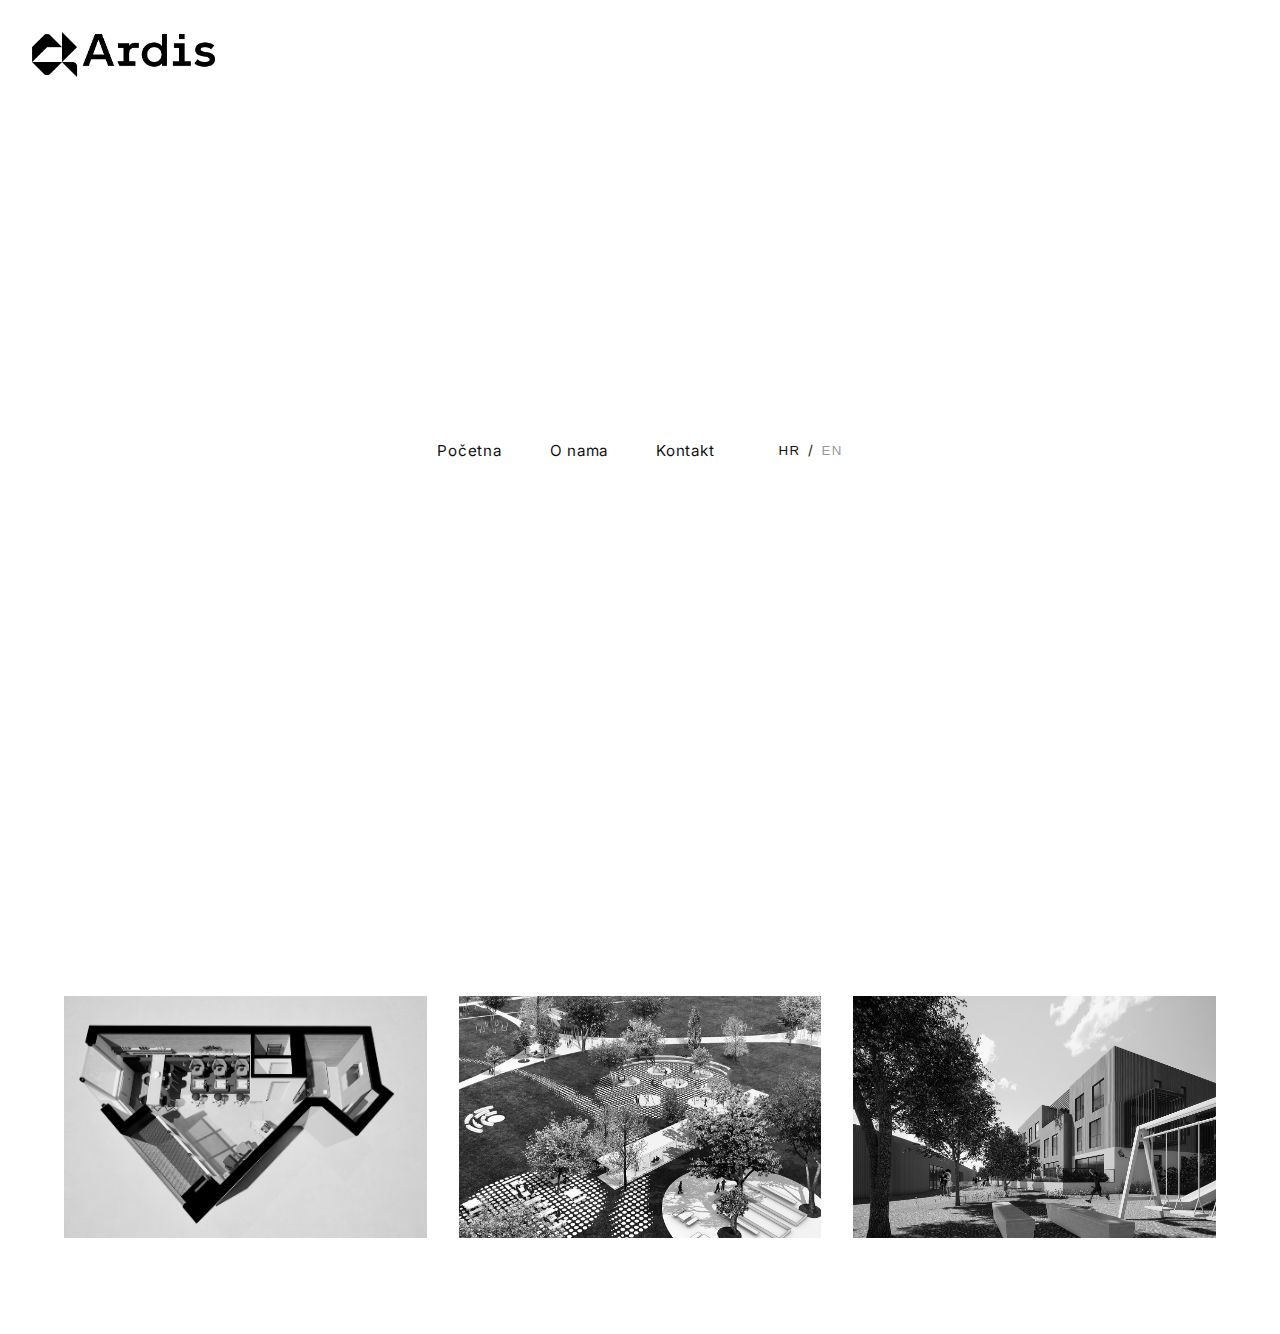
<file: index.html>
<!DOCTYPE html>
<html lang="hr">
<head>
    <meta charset="UTF-8">
    <meta name="viewport" content="width=device-width, initial-scale=1.0">
    <title>Ardis – Arhitektonski ured</title>
    <link rel="stylesheet" href="style.css">
</head>
<body>

<header class="header">
    <div class="logo">
        <a href="index.html" aria-label="Home">
            <img src="pics/Ardis_fin.png" alt="Ardis Logo">
        </a>
    </div>
        
        <div class="nav-content">
            <ul class="nav-list">
                <li><a href="index.html" data-key="home">Početna</a></li>
                <li><a href="about.html" data-key="about">O nama</a></li>
                <li><a href="contact.html" data-key="contact">Kontakt</a></li>
            </ul>
            
            <div class="lang-switch">
                <button class="active" data-lang="hr">HR</button>
                <span>/</span>
                <button data-lang="en">EN</button>
            </div>
        </div>
    </div>
</header>

<main class="projects">
    <div class="projects-grid">
    <figure class="project-item">
        <a href="project_one.html">
        <img src="pics/Salon N/salon3.png" alt="Salon N">
        <figcaption class="caption">
            <span class="project-title">SALON N</span>
            <span class="project-category" data-key="project-type-1">projekt interijer</span>
        </figcaption></a>
    </figure>
    
    <figure class="project-item">
        <a href="project_two.html">
        <img src="pics/Bundek_2017/PNG/03_B.png" alt="Park Bundek">
        <figcaption class="caption">
            <span class="project-title">PARK BUNDEK</span>
            <span class="project-category" data-key="project-type-2">natječaj prvo mjesto</span>
        </figcaption></a>
    </figure>
    
    <figure class="project-item">
        <a href="project_three.html">
        <img src="pics/_St poslo kompleks P_2022 -/01_st_p.png" alt="ST Poslovni Kompleks">
        <figcaption class="caption">
            <span class="project-title">ST POSLOVNI Kompleks</span>
            <span class="project-category" data-key="project-type-3">mješovita namjena</span>
        </figcaption></a>
    </figure>
    
</div>
</main>
<script src="script.js"></script>

</body>
</html>
</file>
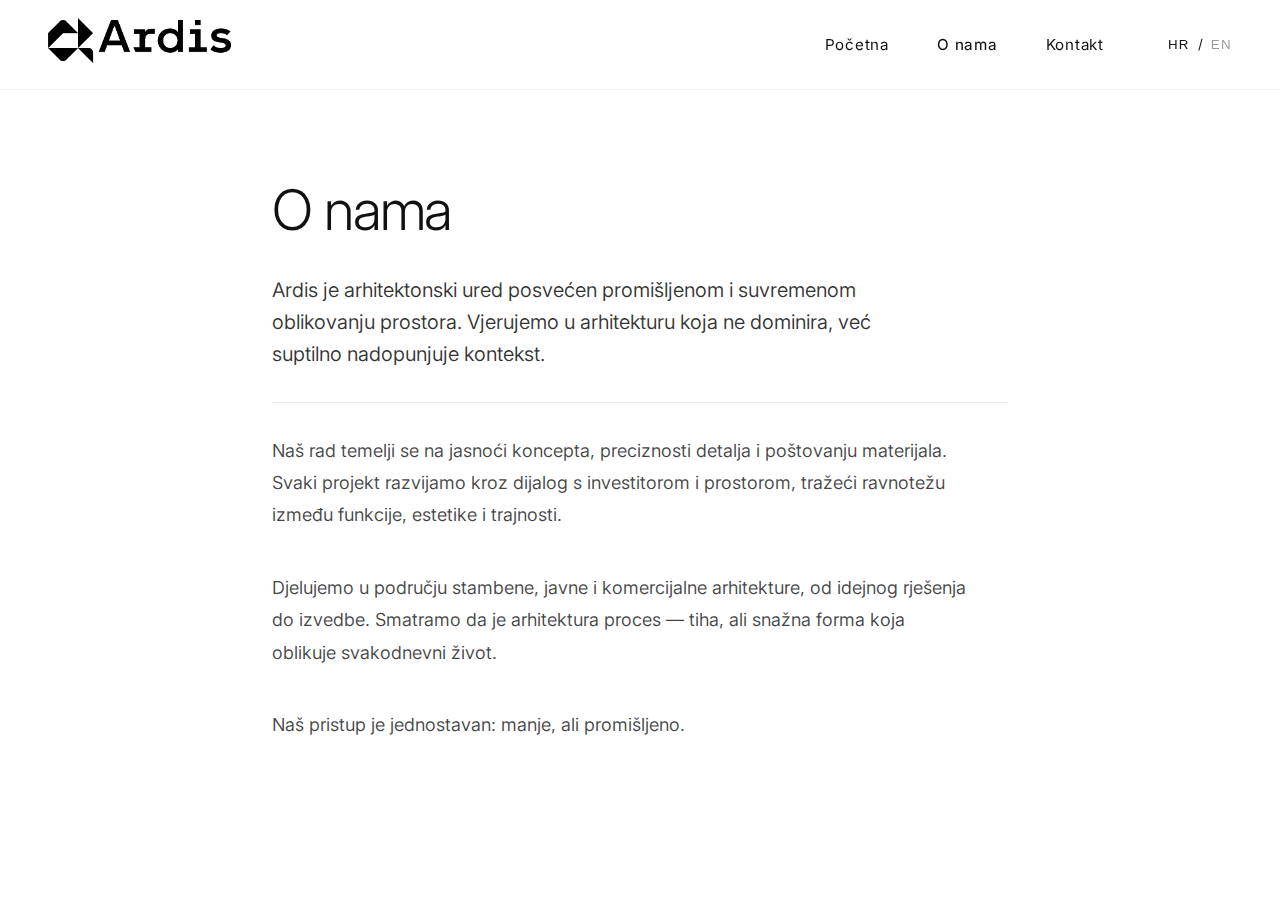
<file: about.html>
<!DOCTYPE html>
<html lang="hr">
<head>
    <meta charset="UTF-8">
    <meta name="viewport" content="width=device-width, initial-scale=1.0">
    <title>Ardis – Arhitektonski ured</title>
    <link rel="stylesheet" href="style_about.css">
</head>

<body>
     <header class="header header-fixed">
        <div class="logo">
            <a href="index.html" aria-label="Home">
                <img src="pics/Ardis_fin.png" alt="Ardis Logo">
            </a>
        </div>
        
        <button class="hamburger" aria-label="Menu">
            <span></span>
            <span></span>
            <span></span>
        </button>
        
        <div class="nav">
            <div class="nav-content">
                <ul class="nav-list">
                    <li><a href="index.html" data-key="home">Početna</a></li>
                    <li><a href="about.html" class="active" data-key="about">O nama</a></li>
                    <li><a href="contact.html" data-key="contact">Kontakt</a></li>
                </ul>
                
                <div class="lang-switch">
                    <button class="active" data-lang="hr">HR</button>
                    <span>/</span>
                    <button data-lang="en">EN</button>
                </div>
            </div>
        </div>
    </header>
    
    <main class="about-content">
        <section class="about-hero">
            <h1 data-key="about-title">O nama</h1>
            <p data-key="about-intro">
                Ardis je arhitektonski ured posvećen promišljenom i suvremenom oblikovanju prostora.
                Vjerujemo u arhitekturu koja ne dominira, već suptilno nadopunjuje kontekst.
            </p>
        </section>

        <section class="about-text">
            <p data-key="about-paragraph1">
                Naš rad temelji se na jasnoći koncepta, preciznosti detalja i poštovanju materijala.
                Svaki projekt razvijamo kroz dijalog s investitorom i prostorom, tražeći ravnotežu
                između funkcije, estetike i trajnosti.
            </p>

            <p data-key="about-paragraph2">
                Djelujemo u području stambene, javne i komercijalne arhitekture,
                od idejnog rješenja do izvedbe. Smatramo da je arhitektura proces —
                tiha, ali snažna forma koja oblikuje svakodnevni život.
            </p>

            <p data-key="about-paragraph3">
                Naš pristup je jednostavan: manje, ali promišljeno.
            </p>
        </section>
    </main>

    <script src="script.js"></script>
    
</body>
</html>
</file>
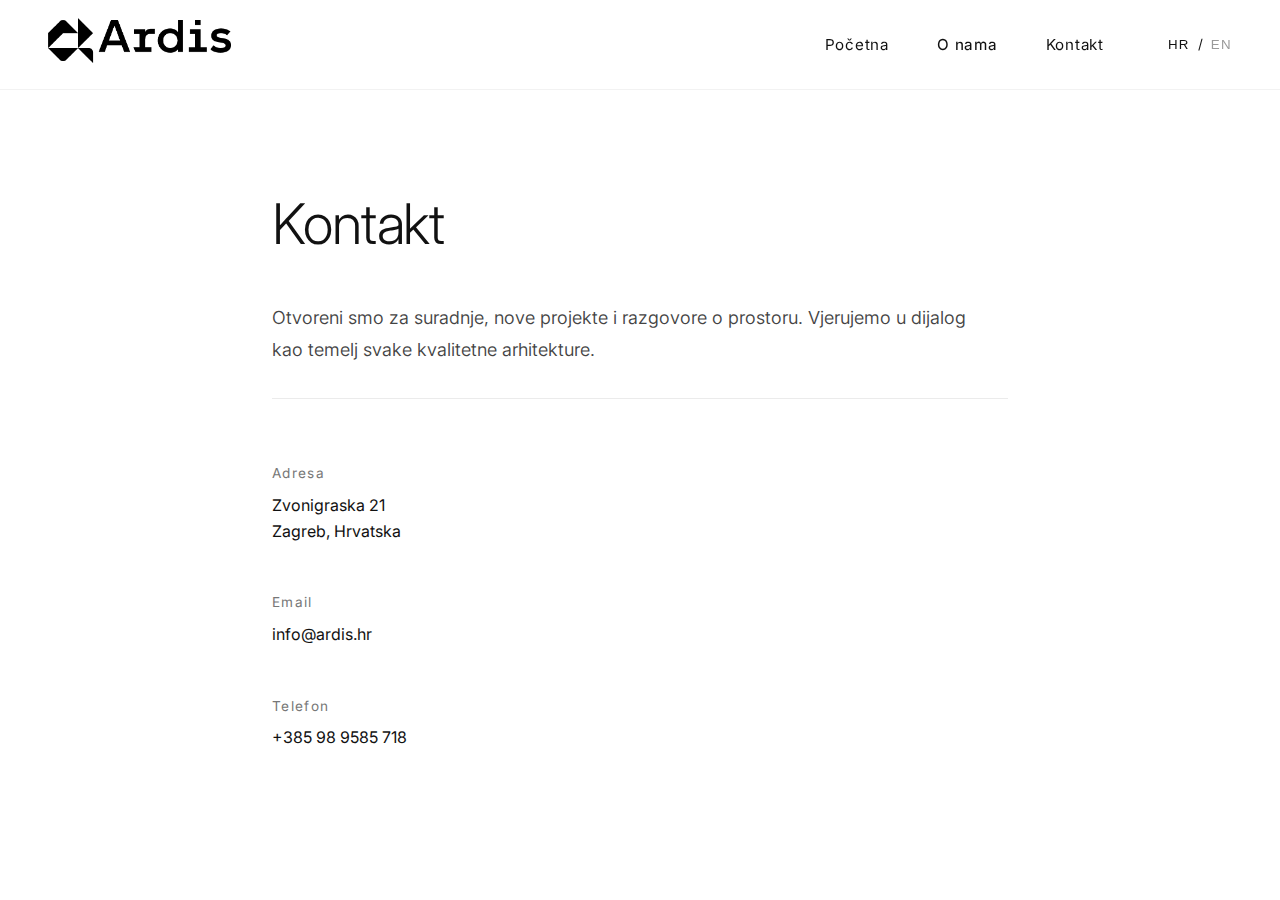
<file: contact.html>
<!DOCTYPE html>
<html lang="hr">
<head>
    <meta charset="UTF-8">
    <meta name="viewport" content="width=device-width, initial-scale=1.0">
    <title>Ardis – Kontakt</title>
    <link rel="stylesheet" href="style_contact.css">
</head>

<body>
    <header class="header header-fixed">
        <div class="logo">
            <a href="main.html" aria-label="Home">
                <img src="pics/Ardis_fin.png" alt="Ardis Logo">
            </a>
        </div>
        
        <div class="nav">
            <div class="nav-content">
                <ul class="nav-list">
                    <li><a href="main.html" data-key="home">Početna</a></li>
                    <li><a href="about.html" class="active" data-key="about">O nama</a></li>
                    <li><a href="contact.html" data-key="contact">Kontakt</a></li>
                </ul>
                
                <div class="lang-switch">
                    <button class="active" data-lang="hr">HR</button>
                    <span>/</span>
                    <button data-lang="en">EN</button>
                </div>
            </div>
        </div>
    </header>
    
    <main class="contact-content">

        <section class="contact-hero">
            <h1 data-key="contact-title">Kontakt</h1>
            <p data-key="contact-intro">
                Otvoreni smo za suradnje, nove projekte i razgovore o prostoru.
                Vjerujemo u dijalog kao temelj svake kvalitetne arhitekture.
            </p>
        </section>


        <section class="contact-info">

            <div class="info-block">
                <span data-key="contact-address-label">Adresa</span>
                <p data-key="contact-address">
                    Zvonigraska 21<br>Zagreb, Hrvatska
                </p>
            </div>

            <div class="info-block">
                <span data-key="contact-email-label">Email</span>
                <p>info@ardis.hr</p>
            </div>

            <div class="info-block">
                <span data-key="contact-phone-label">Telefon</span>
                <p>+385 98 9585 718</p>
            </div>

        </section>
    </main>

    <script src="script.js"></script>
</body>
</html>
</file>
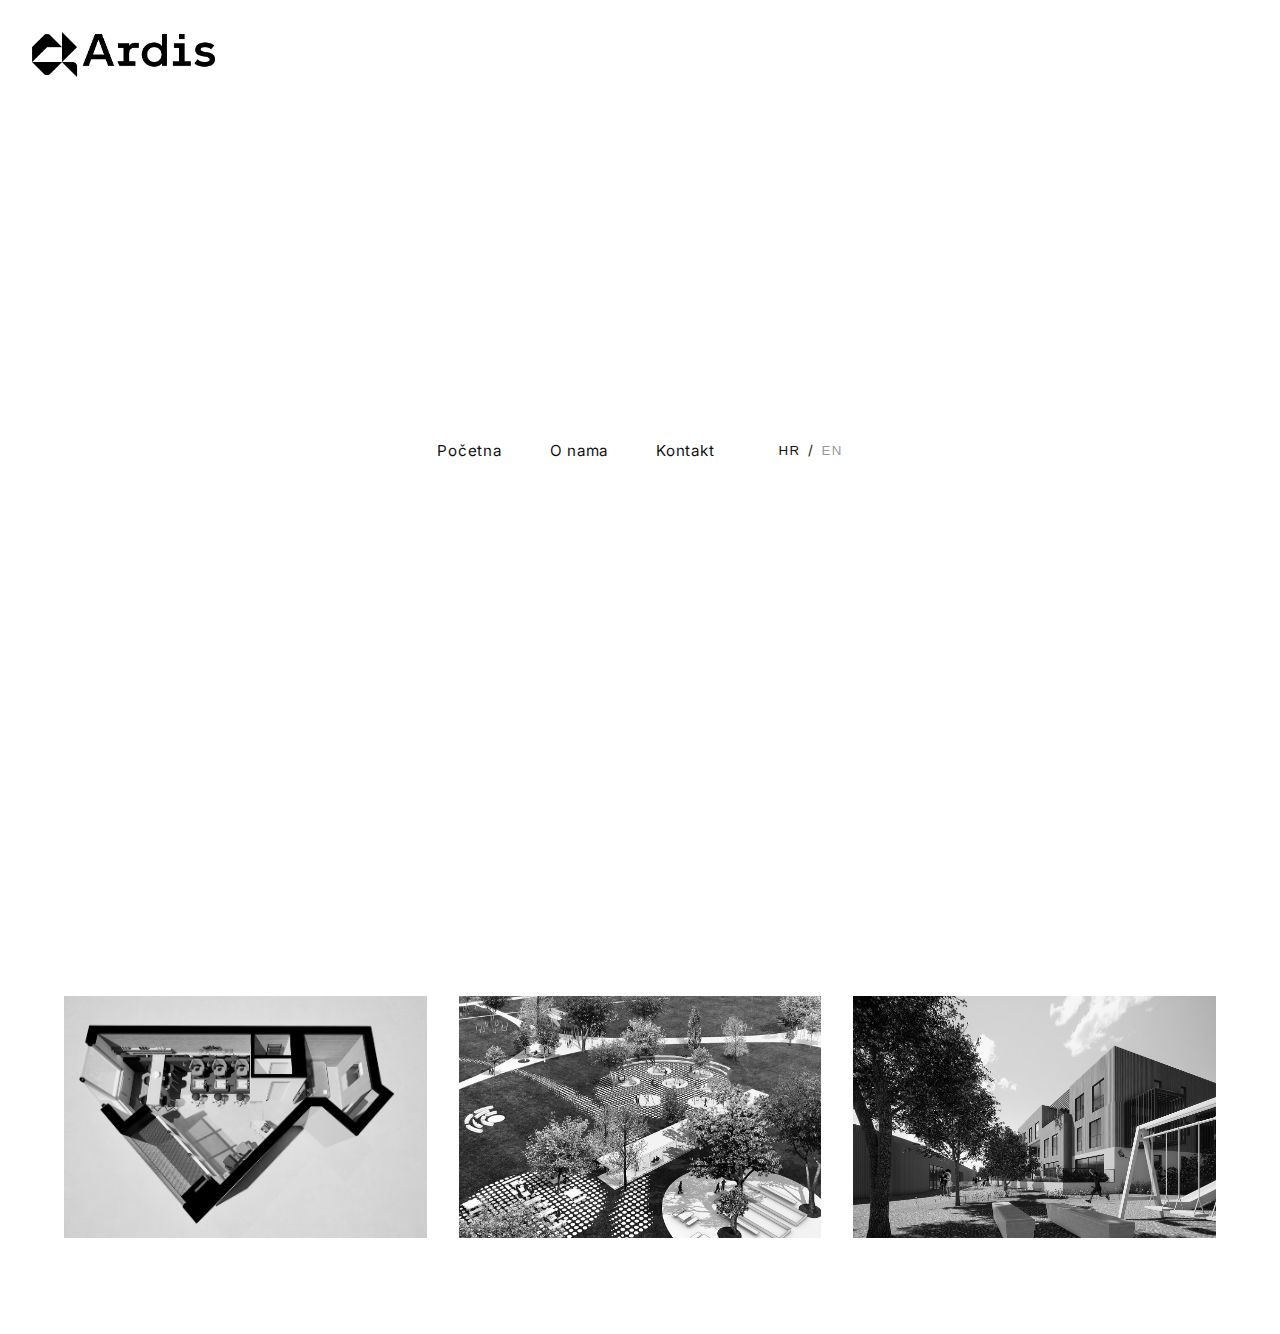
<file: main.html>
<!DOCTYPE html>
<html lang="hr">
<head>
    <meta charset="UTF-8">
    <meta name="viewport" content="width=device-width, initial-scale=1.0">
    <title>Ardis – Arhitektonski ured</title>
    <link rel="stylesheet" href="style.css">
</head>
<body>

<header class="header">
    <div class="logo">
        <a href="main.html" aria-label="Home">
            <img src="pics/Ardis_fin.png" alt="Ardis Logo">
        </a>
    </div>
        
        <div class="nav-content">
            <ul class="nav-list">
                <li><a href="main.html" data-key="home">Početna</a></li>
                <li><a href="about.html" data-key="about">O nama</a></li>
                <li><a href="contact.html" data-key="contact">Kontakt</a></li>
            </ul>
            
            <div class="lang-switch">
                <button class="active" data-lang="hr">HR</button>
                <span>/</span>
                <button data-lang="en">EN</button>
            </div>
        </div>
    </div>
</header>

<main class="projects">
    <div class="projects-grid">
    <figure class="project-item">
        <a href="project_one.html">
        <img src="pics/Salon N/salon3.png" alt="Salon N">
        <figcaption class="caption">
            <span class="project-title">SALON N</span>
            <span class="project-category">interijer</span>
        </figcaption></a>
    </figure>
    
    <figure class="project-item">
        <a href="project_two.html">
        <img src="pics/Bundek_2017/PNG/03_B.png" alt="Park Bundek">
        <figcaption class="caption">
            <span class="project-title">PARK BUNDEK</span>
            <span class="project-category">eksterijer</span>
        </figcaption></a>
    </figure>
    
    <figure class="project-item">
        <a href="project_three.html">
        <img src="pics/_St poslo kompleks P_2022 -/01_st_p.png" alt="ST Poslovni Kompleks">
        <figcaption class="caption">
            <span class="project-title">ST POSLOVNI Kompleks</span>
            <span class="project-category">exterijer</span>
        </figcaption></a>
    </figure>
    
</div>
</main>
<script src="script.js"></script>

</body>
</html>
</file>
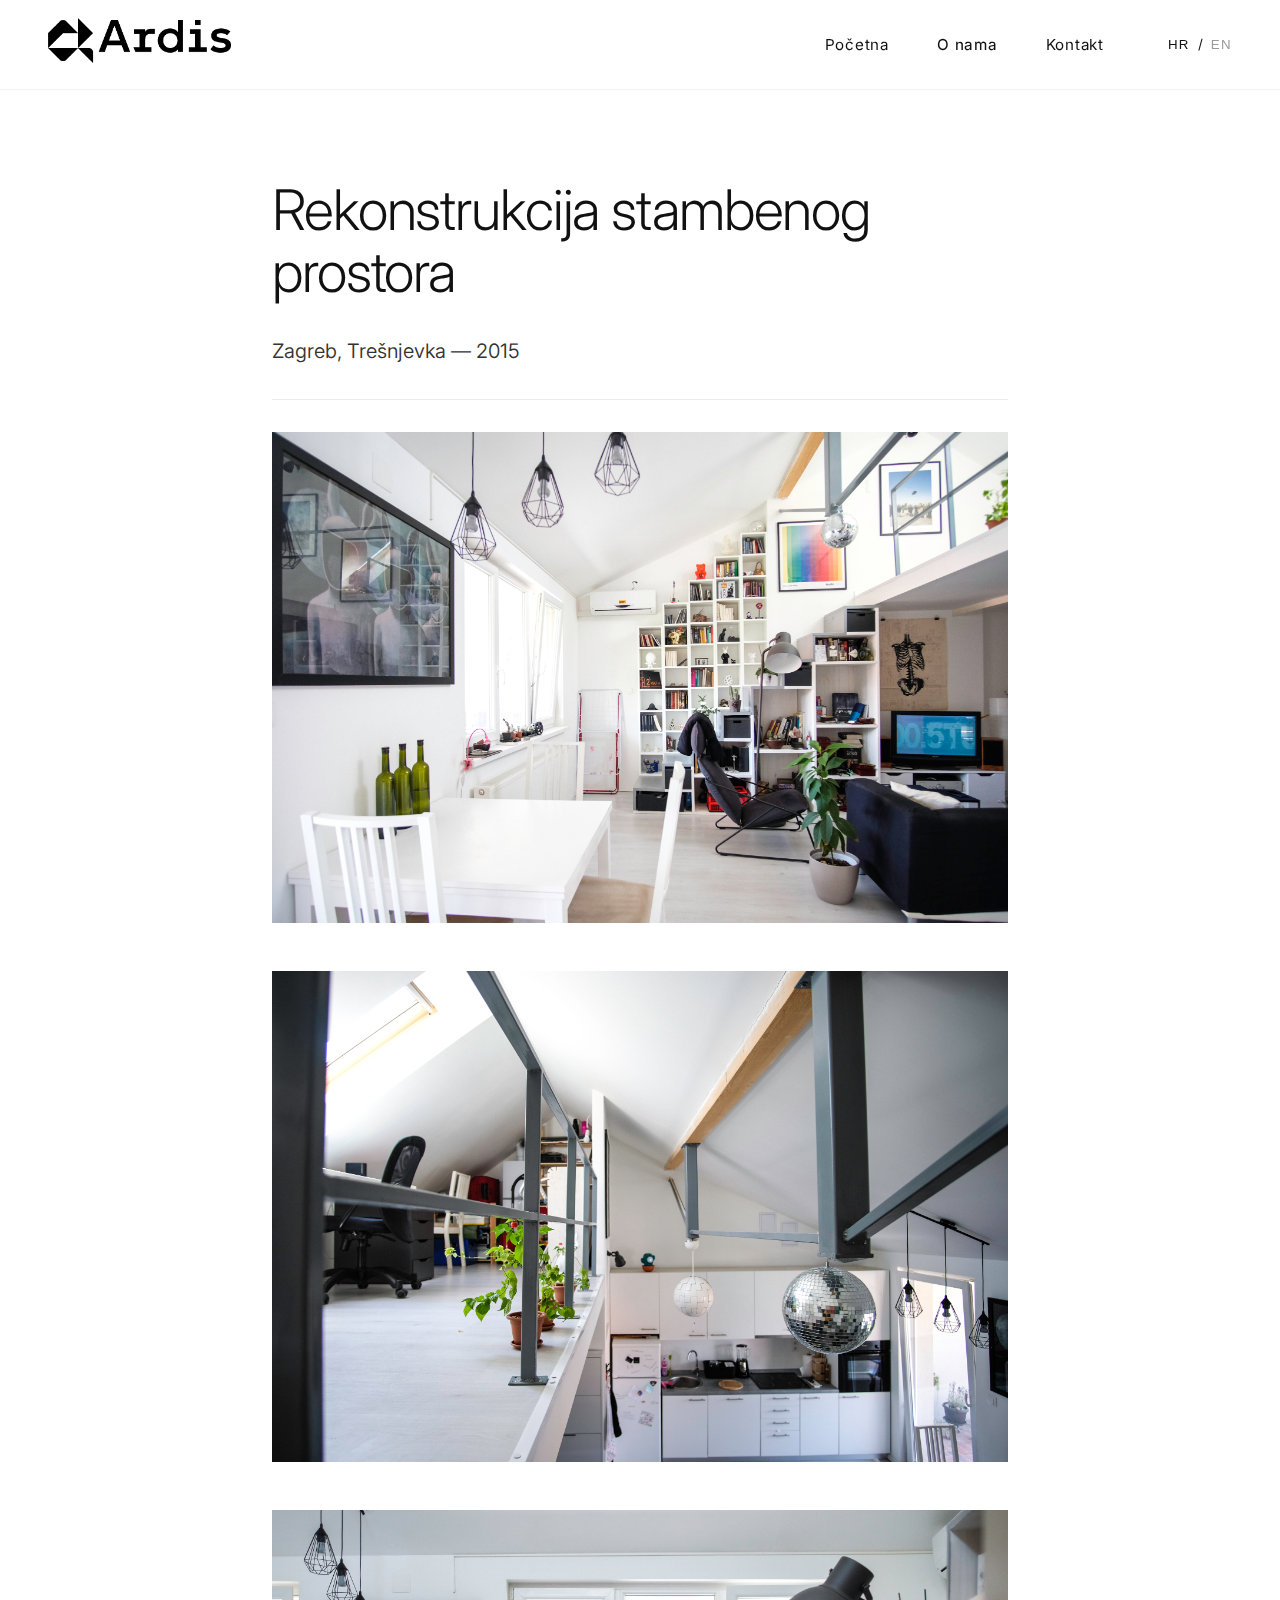
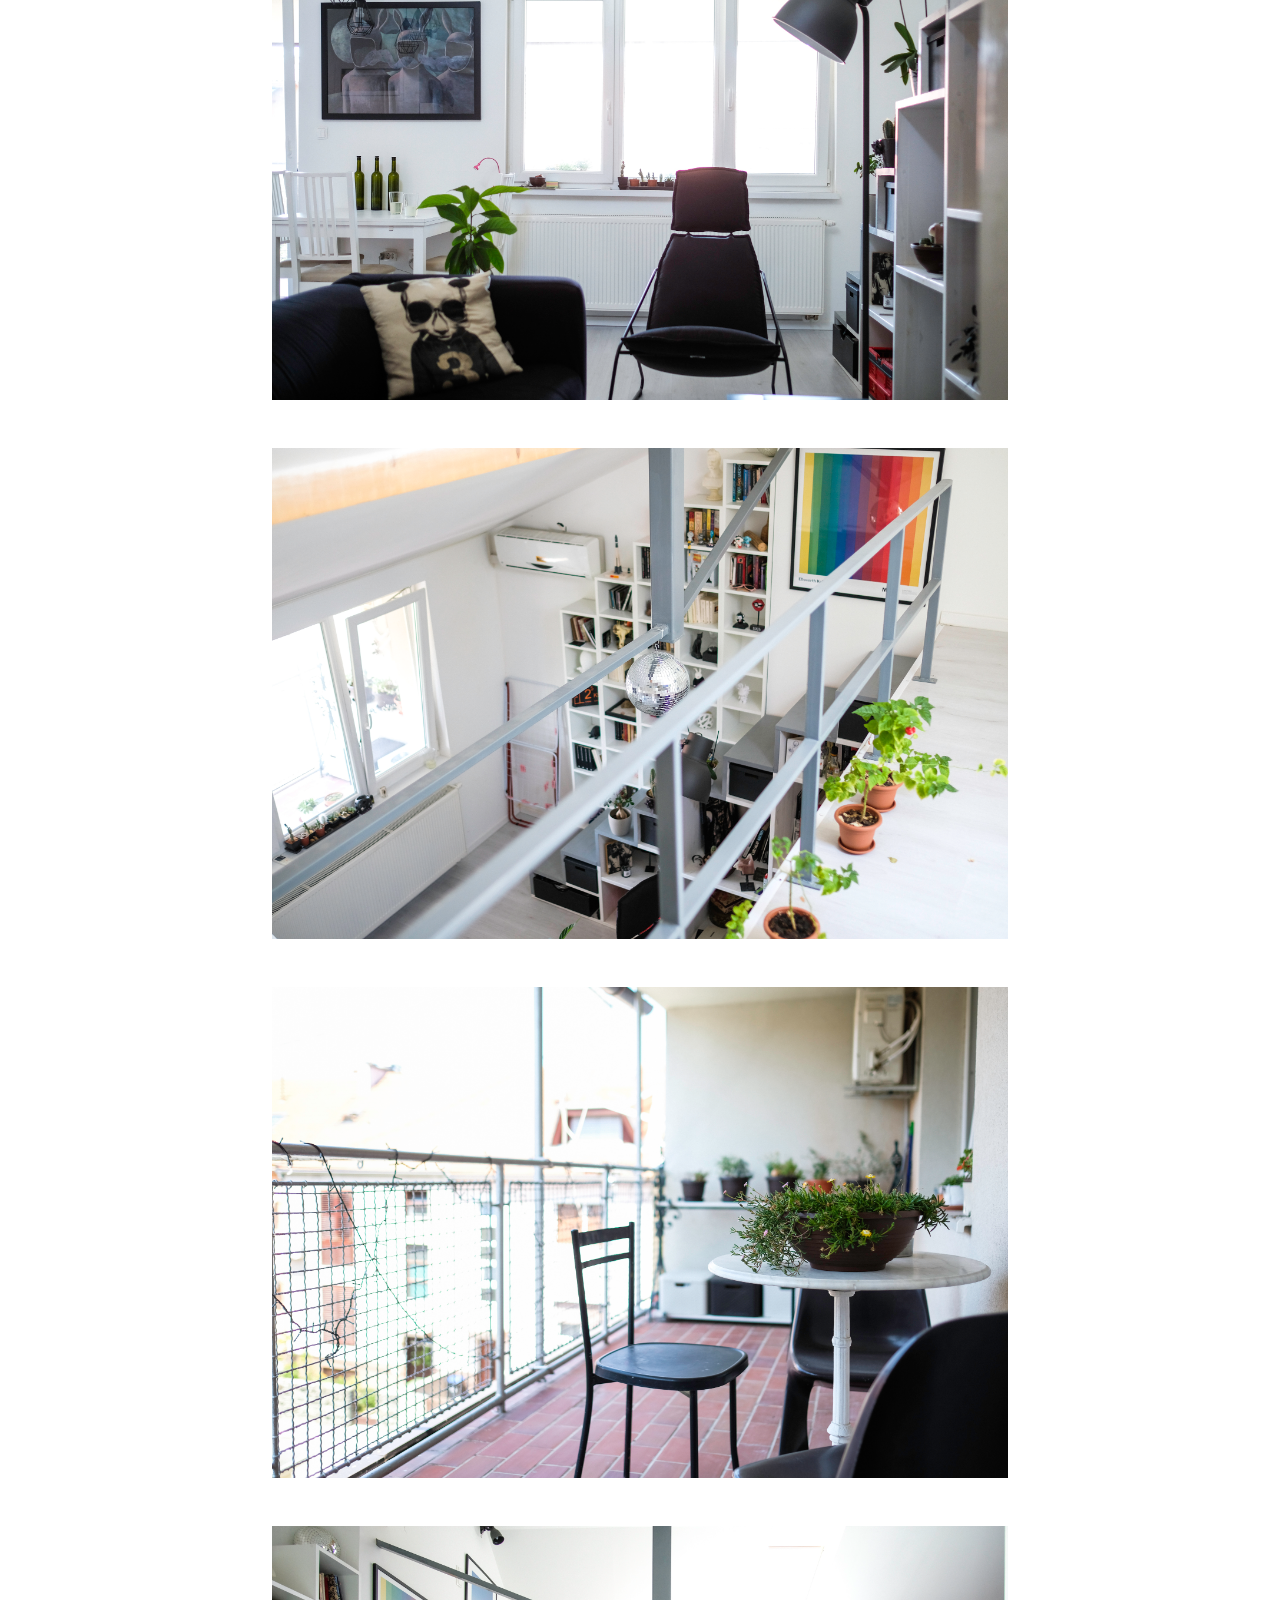
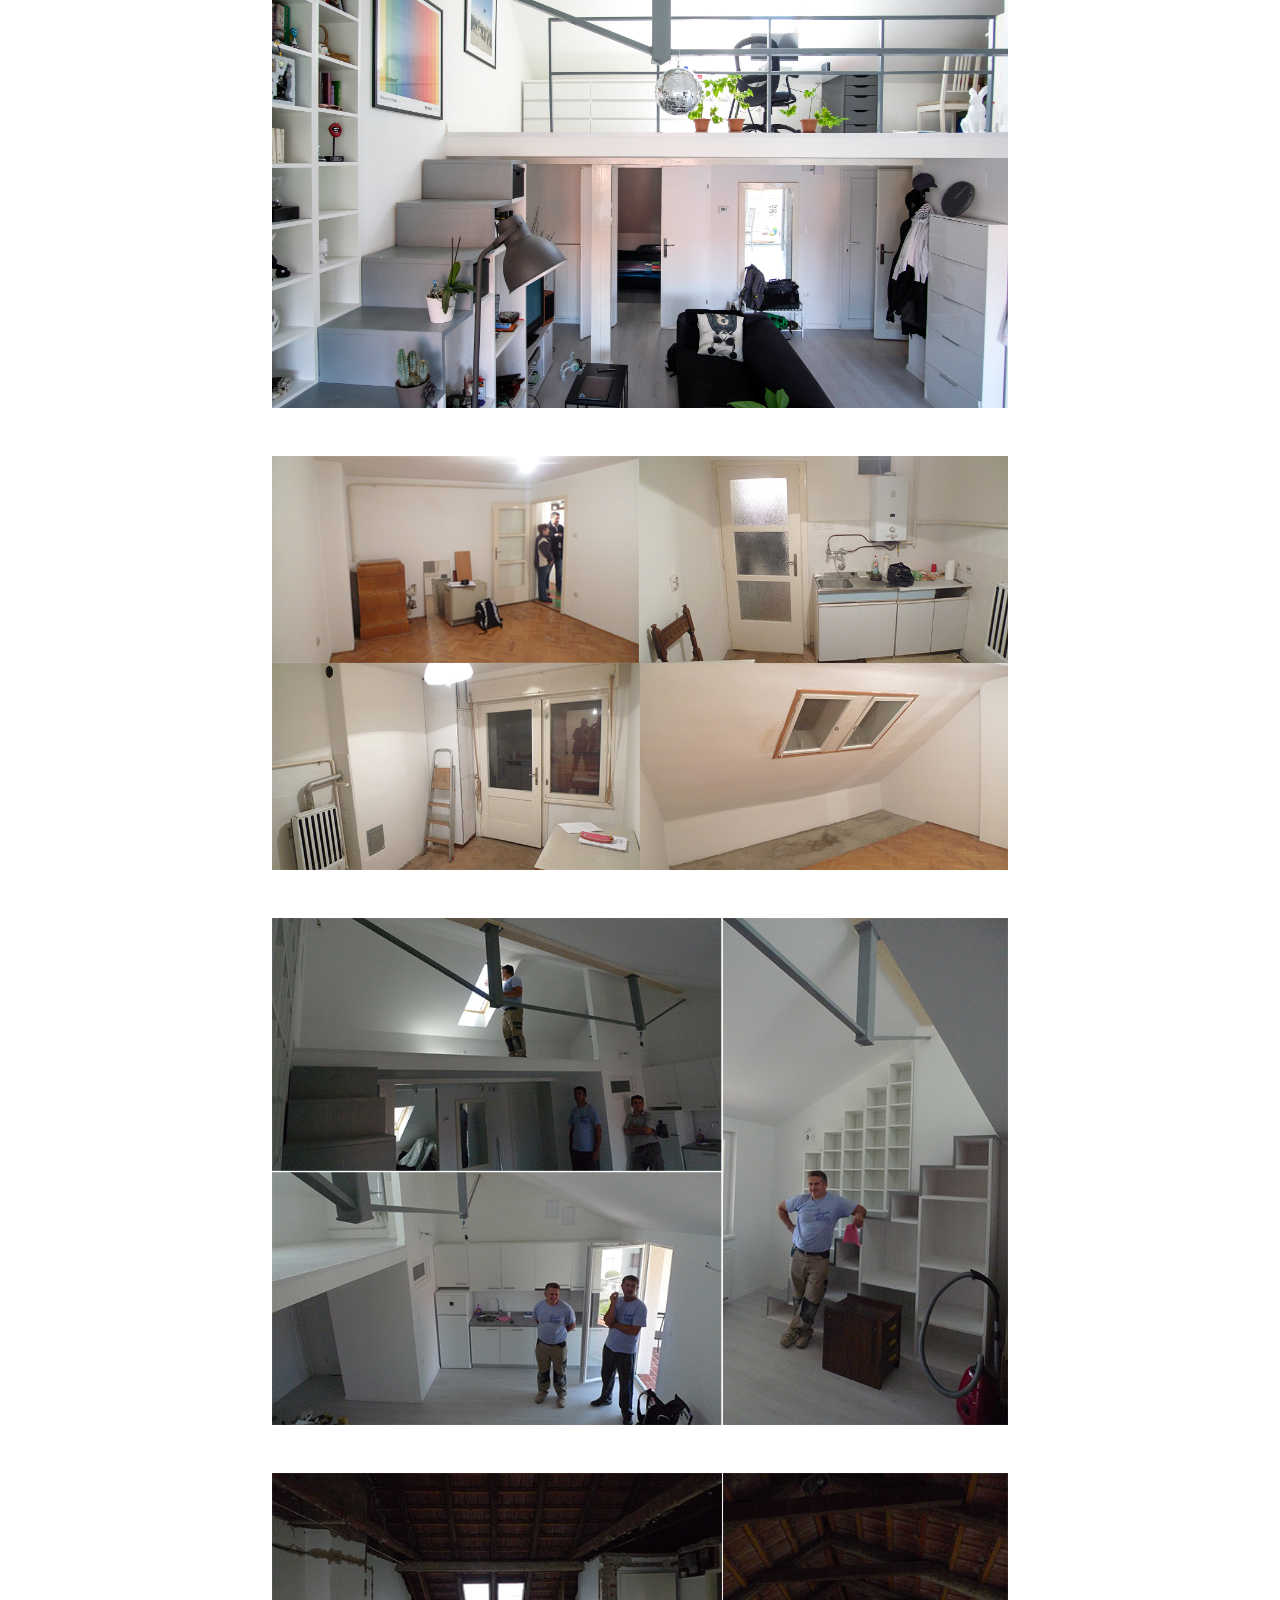
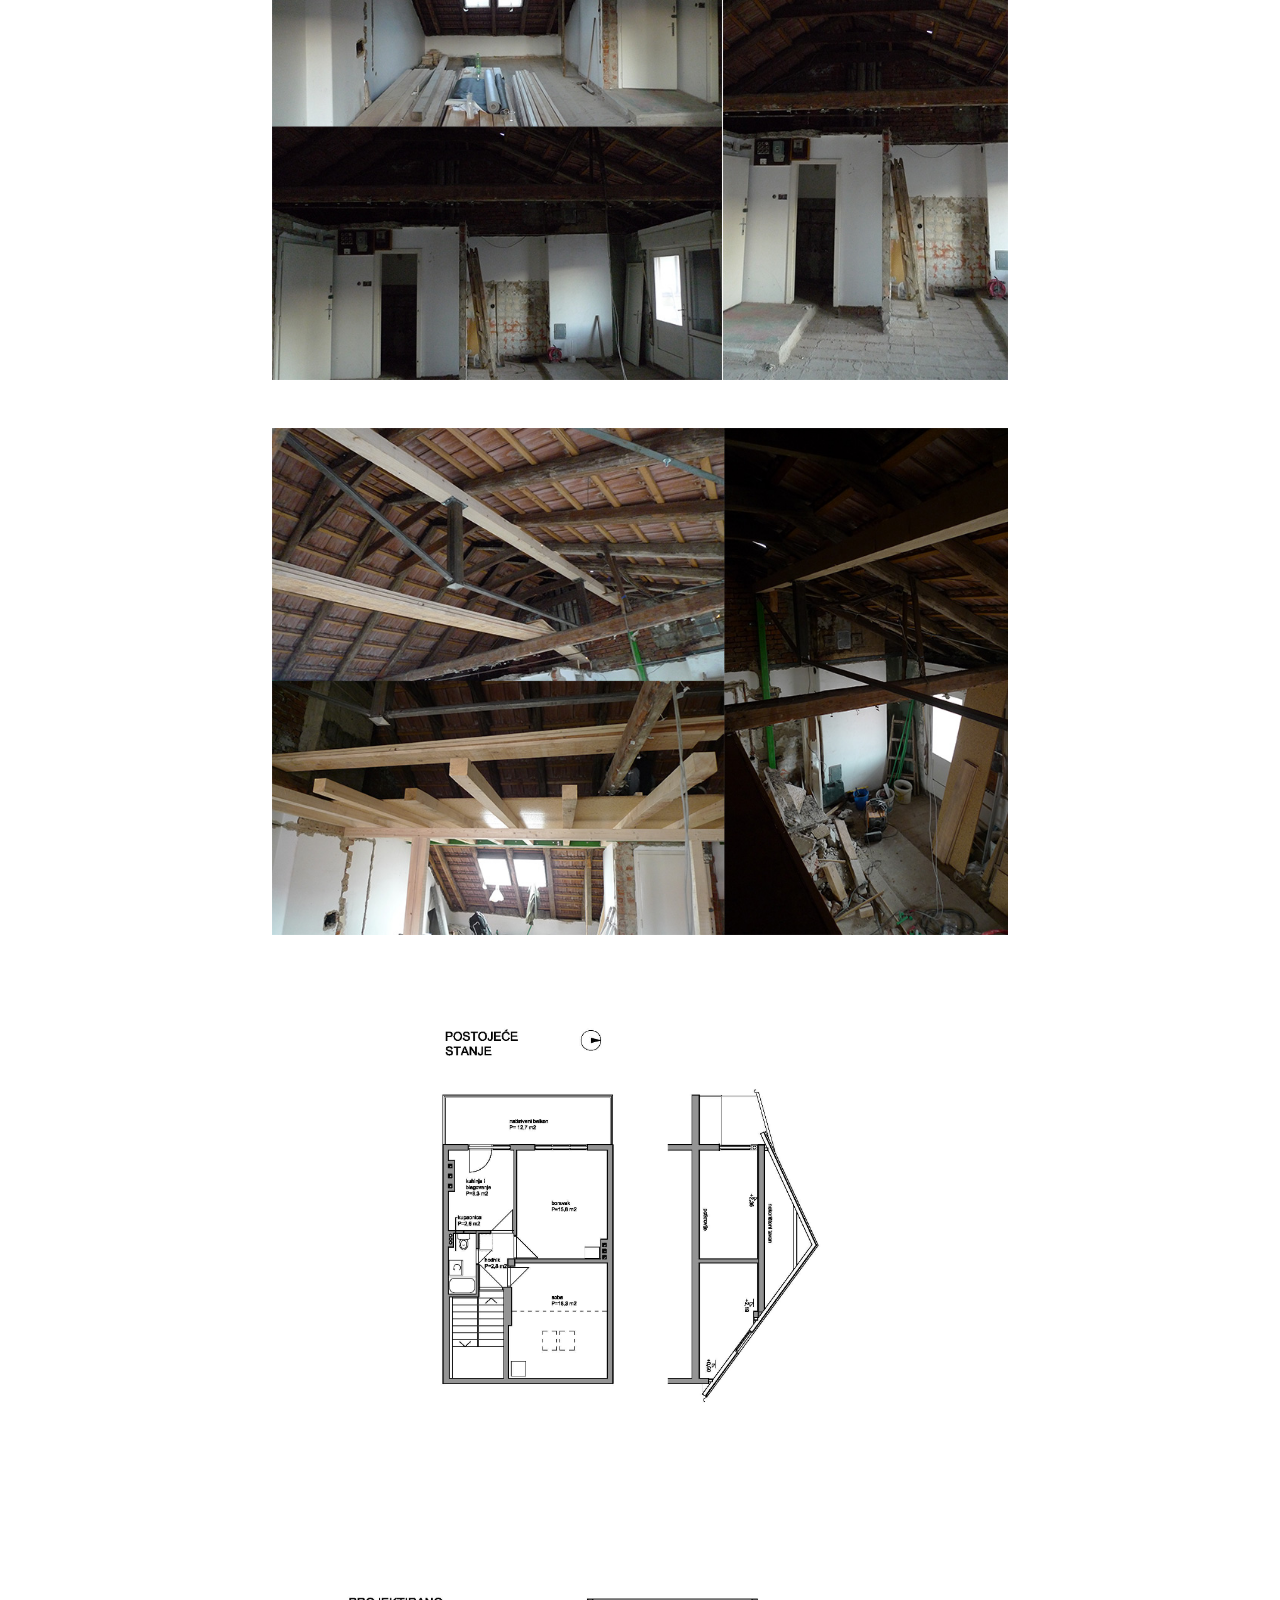
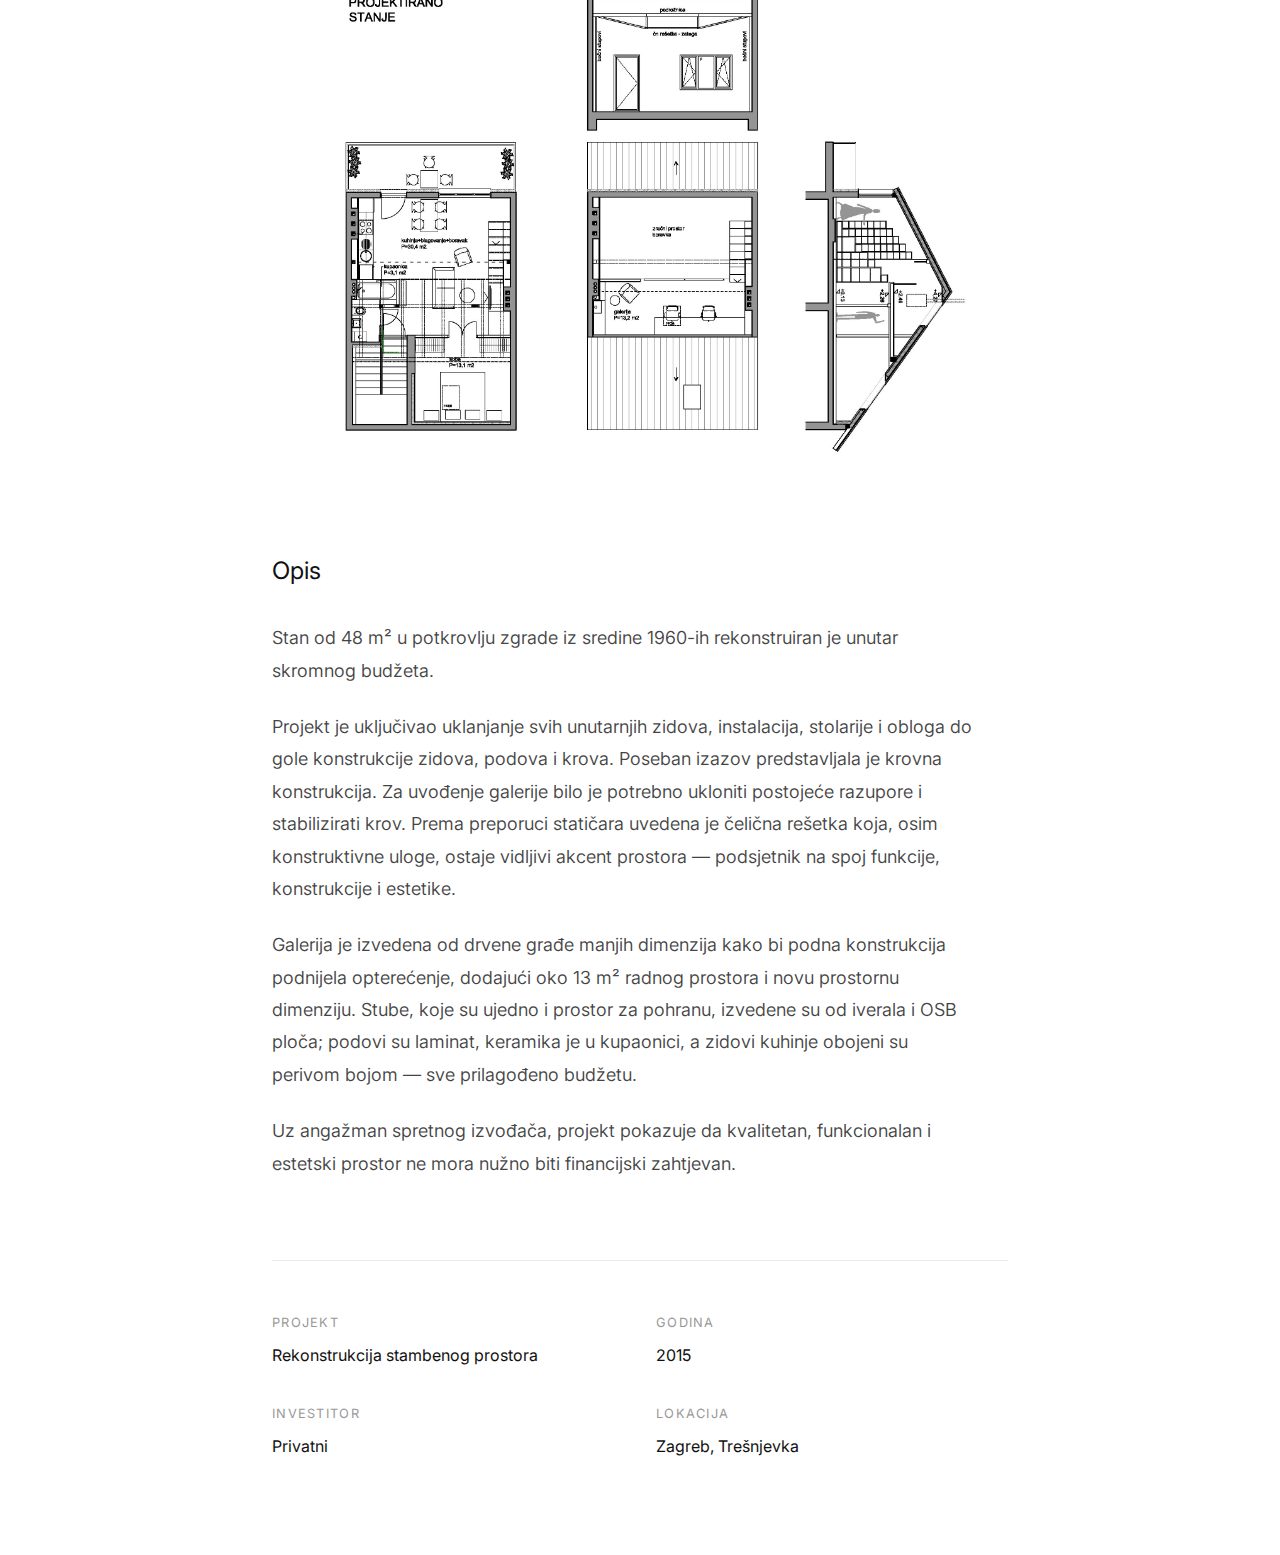
<file: project_four.html>
<!DOCTYPE html>
<html lang="hr">
<head>
    <meta charset="UTF-8">
    <meta name="viewport" content="width=device-width, initial-scale=1.0">
    <title>Ardis – Arhitektonski ured</title>
    <link rel="stylesheet" href="project.css">
</head>

<body>
    <header class="header header-fixed">
        <div class="logo">
            <a href="index.html" aria-label="Home">
                <img src="pics/Ardis_fin.png" alt="Ardis Logo">
            </a>
        </div>
        
        <button class="hamburger" aria-label="Menu">
            <span></span>
            <span></span>
            <span></span>
        </button>

        <div class="nav">
            <div class="nav-content">
                <ul class="nav-list">
                    <li><a href="index.html" data-key="home">Početna</a></li>
                    <li><a href="about.html" class="active" data-key="about">O nama</a></li>
                    <li><a href="contact.html" data-key="contact">Kontakt</a></li>
                </ul>
                
                <div class="lang-switch">
                    <button class="active" data-lang="hr">HR</button>
                    <span>/</span>
                    <button data-lang="en">EN</button>
                </div>
            </div>
        </div>
    </header>

    <main class="about-content">

        <section class="about-hero">
            <h1 data-key="stan-title">Rekonstrukcija stambenog prostora</h1>
            <p data-key="stan-subtitle">Zagreb, Trešnjevka — 2015</p>
        </section>

        <section class="project-gallery">
            <img src="pics/stan/DSCF6116-2.jpg" alt="stan">
            <img src="pics/stan/DSCF6124-2.jpg" alt="stan">
            <img src="pics/stan/DSCF6131-2.jpg" alt="stan">
            <img src="pics/stan/DSCF6139-2.jpg" alt="stan">
            <img src="pics/stan/DSCF6143-2.jpg" alt="stan">
            <img src="pics/stan/DSCF6155-2.jpg" alt="stan">
            <img src="pics/stan/postojece c.jpg" alt="stan">
            <img src="pics/stan/realizacija c.jpg" alt="stan">
            <img src="pics/stan/rusenje c.jpg" alt="stan">
            <img src="pics/stan/rusenje2 c.jpg" alt="stan">
            <img src="pics/stan/STAN C POST.jpg" alt="stan">
            <img src="pics/stan/STAN C NOVO.jpg" alt="stan">
        </section>

        <section class="project-description">
            <h2 data-key="stan-description-title">Opis</h2>
            <p data-key="stan-description-1">
                Stan od 48 m² u potkrovlju zgrade iz sredine 1960-ih rekonstruiran je unutar skromnog budžeta.
            </p>

            <p data-key="stan-description-2">
                Projekt je uključivao uklanjanje svih unutarnjih zidova, instalacija, stolarije i obloga do “gole” konstrukcije zidova, podova i krova.
                Poseban izazov predstavljala je krovna konstrukcija. Za uvođenje galerije bilo je potrebno ukloniti postojeće razupore i stabilizirati krov. 
                Prema preporuci statičara uvedena je čelična rešetka koja, osim konstruktivne uloge, ostaje vidljivi akcent prostora — 
                podsjetnik na spoj funkcije, konstrukcije i estetike.
            </p>
            <p data-key="stan-description-3">
                Galerija je izvedena od drvene građe manjih dimenzija kako bi podna konstrukcija podnijela opterećenje, 
                dodajući oko 13 m² radnog prostora i novu prostornu dimenziju.
                Stube, koje su ujedno i prostor za pohranu, su izvedene od iverala i OSB ploča, podovi laminat, keramika u kupaonici, 
                a zidovi kuhinje obojeni perivom bojom — sve prilagođeno budžetu.
            </p>
            <p data-key="stan-description-4">
                Uz angažman spretnog izvođača, projekt pokazuje da kvalitetan, funkcionalan i estetski prostor ne mora nužno biti financijski zahtjevan.

            </p>
        </section>

        <section class="project-info">
            <div>
                <span data-key="stan-label-project">Projekt</span>
                <p data-key="stan-label-project-type">Rekonstrukcija stambenog prostora</p>
            </div>

            <div>
                <span data-key="stan-label-year">Godina</span>
                <p>2015</p>
            </div>

            <div>
                <span data-key="stan-label-investor">Investitor</span>
                <p data-key="stan-label-inestor-type">Privatni</p>
            </div>

            <div>
                <span data-key="stan-label-location">Lokacija</span>
                <p>Zagreb, Trešnjevka</p>
            </div>
        </section>

    </main>

    <script src="script.js"></script>
    
</body>
</html>
</file>
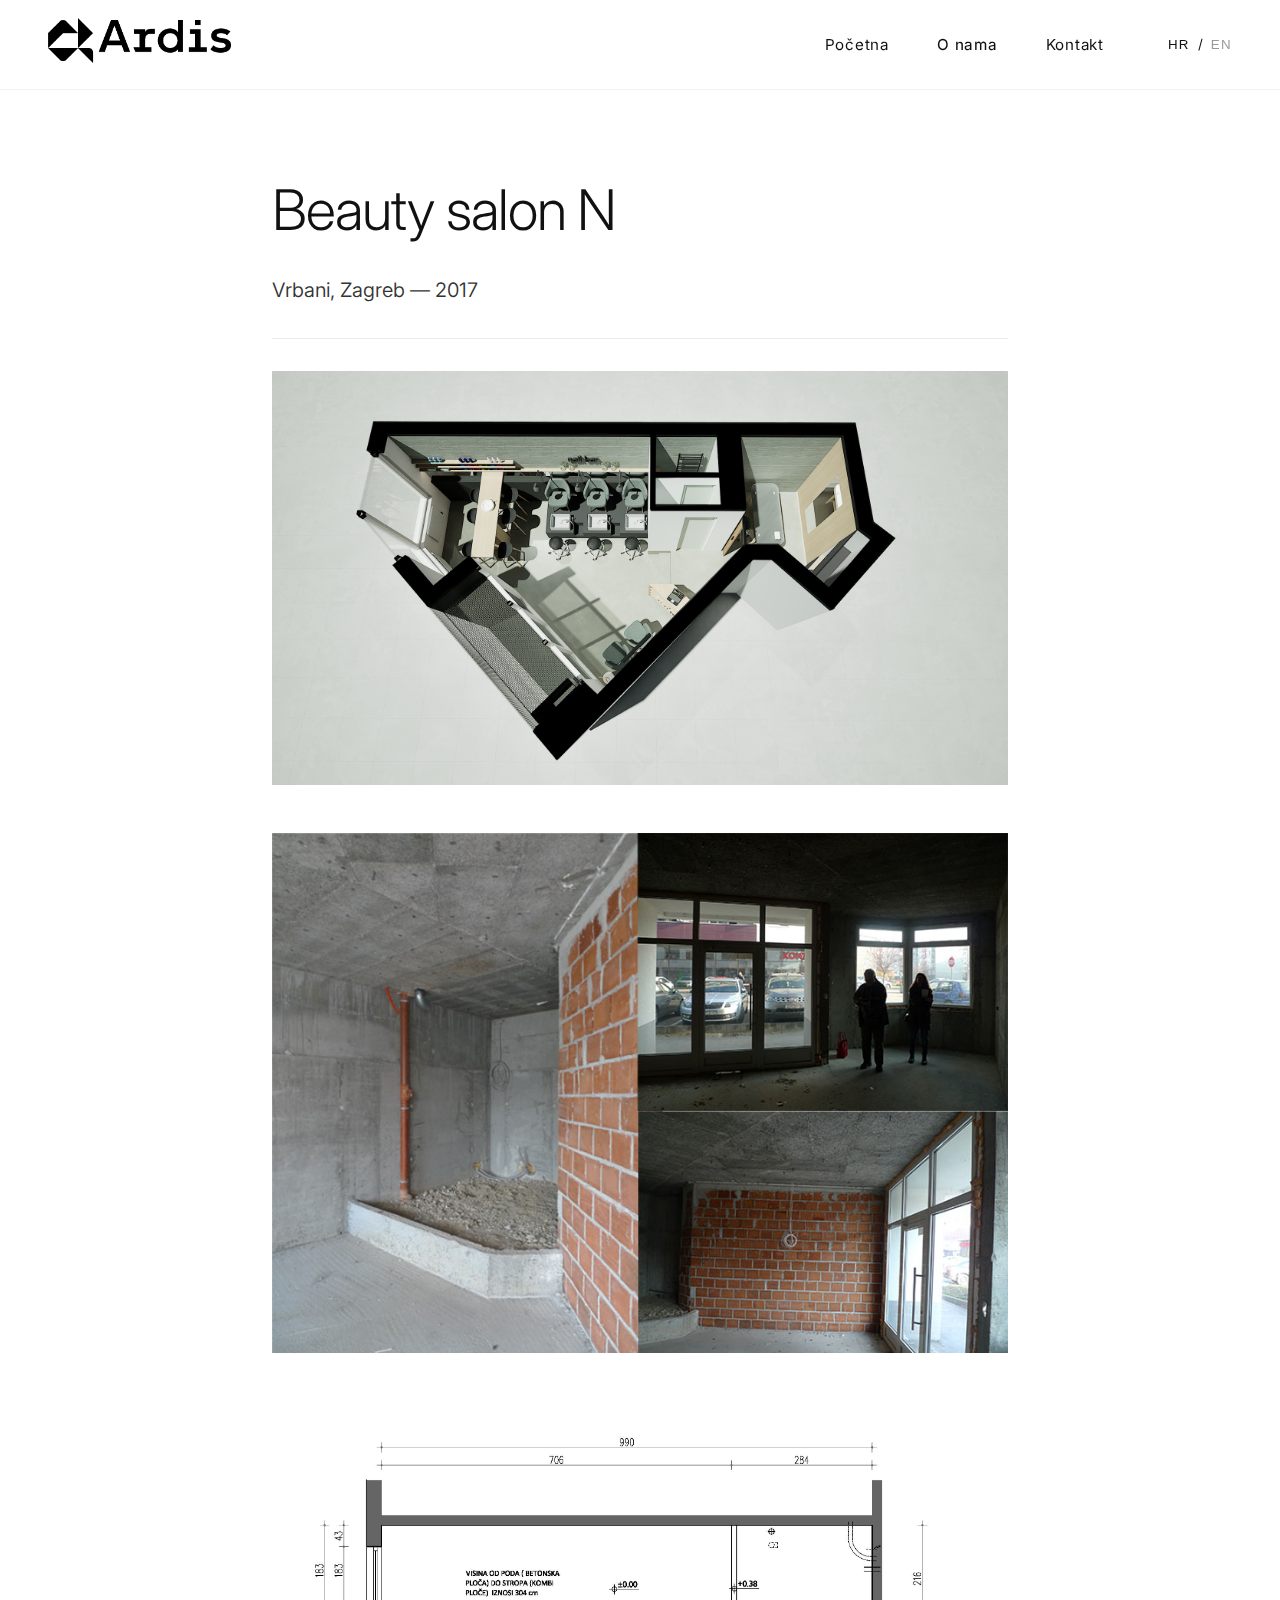
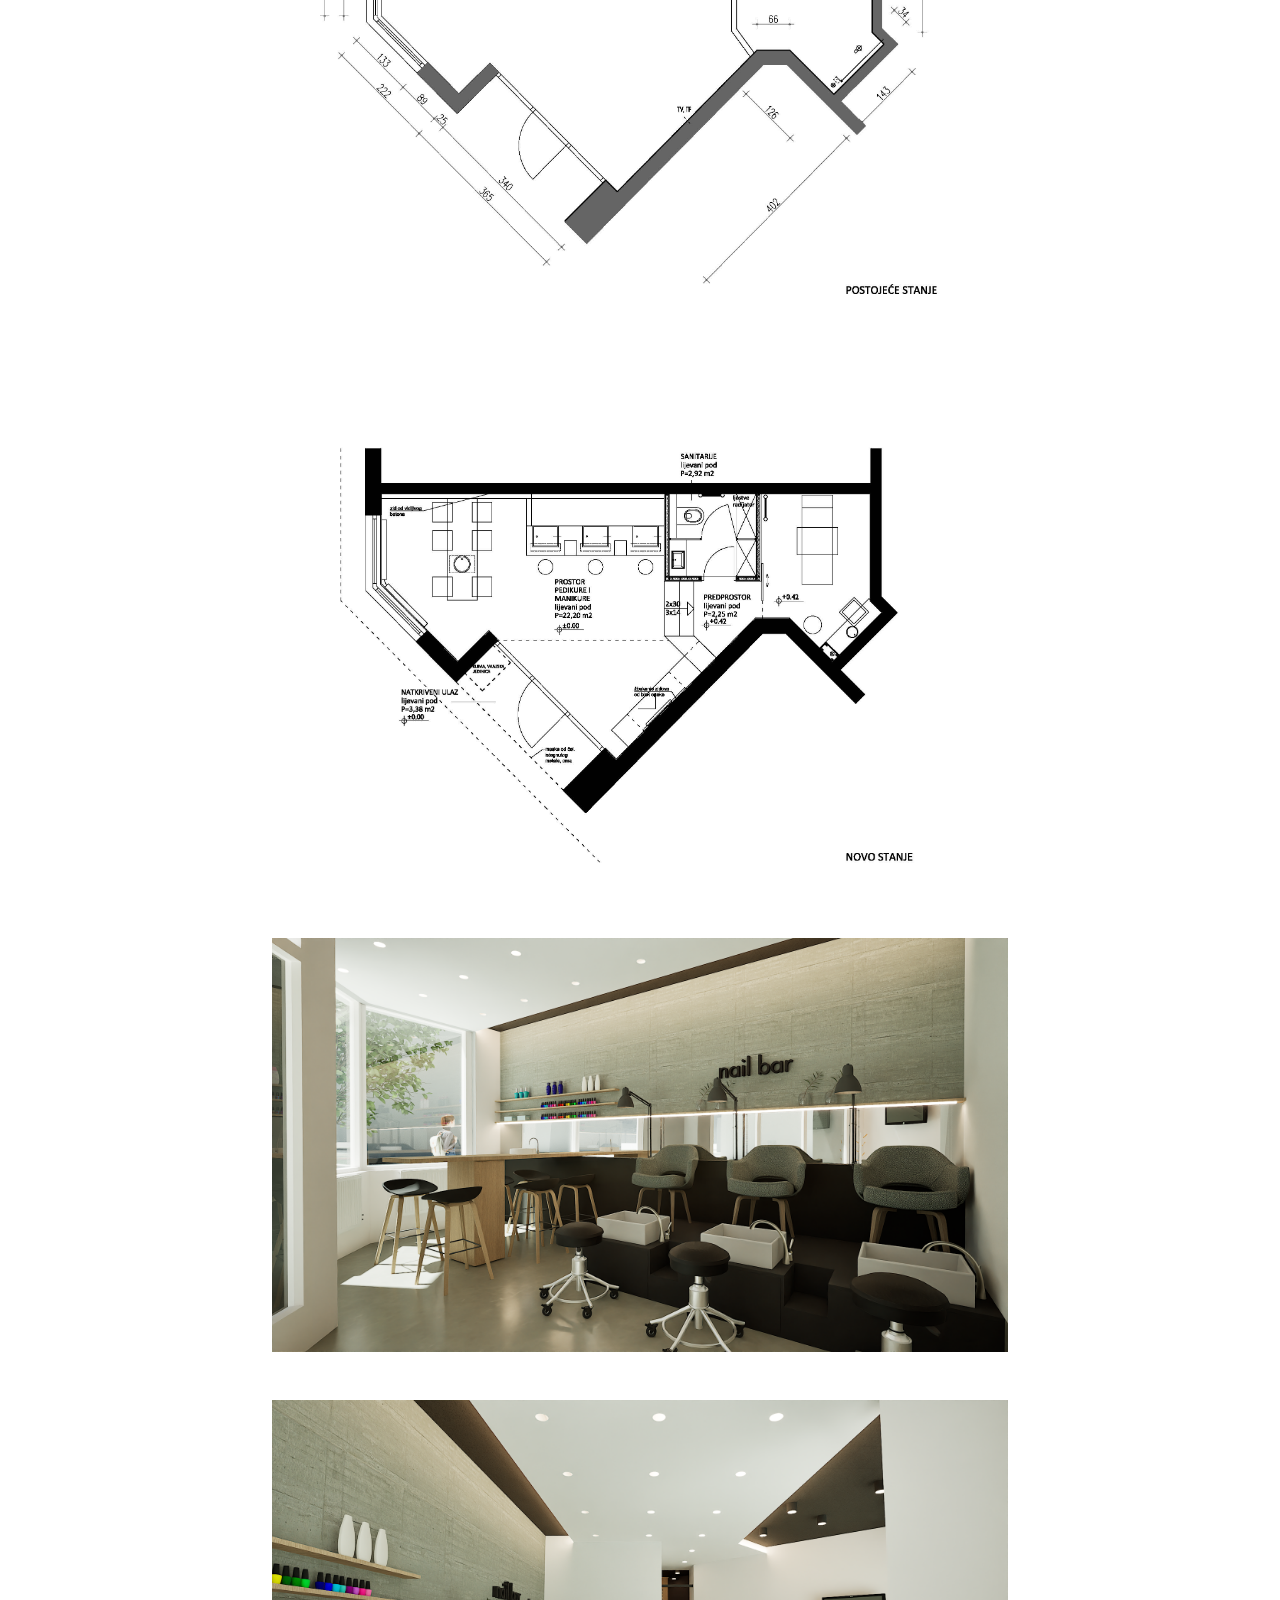
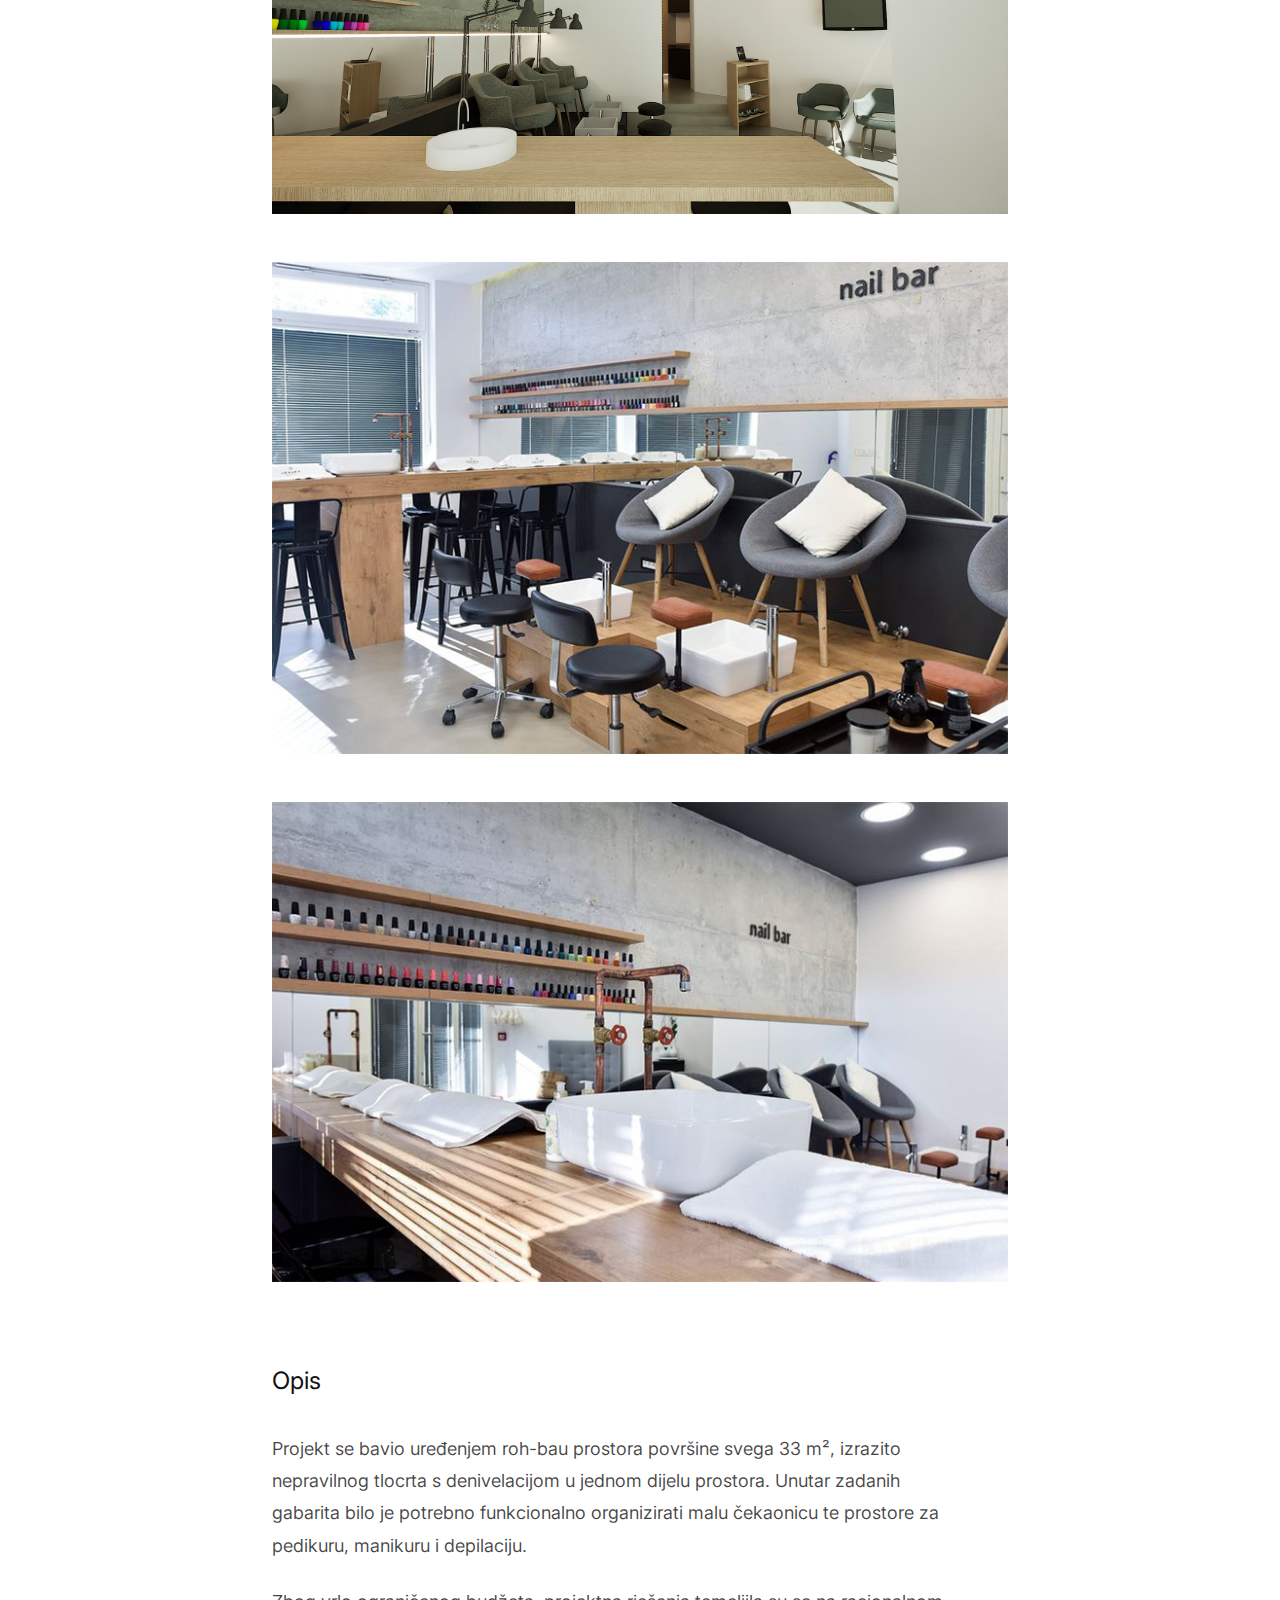
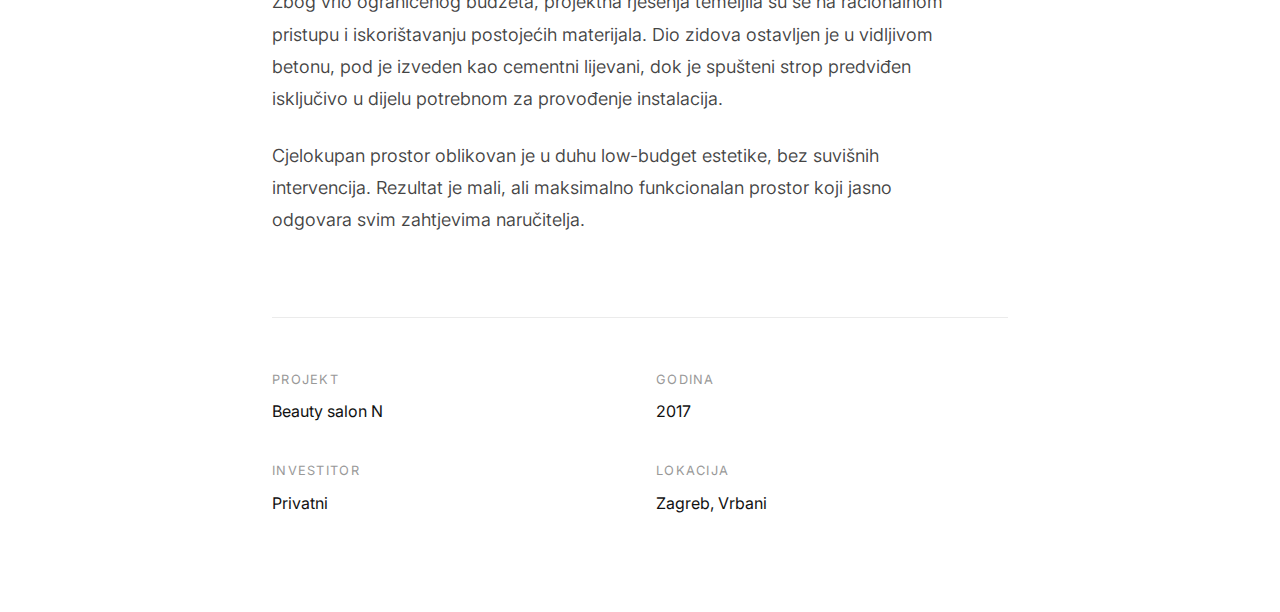
<file: project_one.html>
<!DOCTYPE html>
<html lang="hr">
<head>
    <meta charset="UTF-8">
    <meta name="viewport" content="width=device-width, initial-scale=1.0">
    <title>Ardis – Arhitektonski ured</title>
    <link rel="stylesheet" href="project.css">
</head>

<body>
    <header class="header header-fixed">
        <div class="logo">
            <a href="main.html" aria-label="Home">
                <img src="pics/Ardis_fin.png" alt="Ardis Logo">
            </a>
        </div>
        
        <div class="nav">
            <div class="nav-content">
                <ul class="nav-list">
                    <li><a href="main.html" data-key="home">Početna</a></li>
                    <li><a href="about.html" class="active" data-key="about">O nama</a></li>
                    <li><a href="contact.html" data-key="contact">Kontakt</a></li>
                </ul>
                
                <div class="lang-switch">
                    <button class="active" data-lang="hr">HR</button>
                    <span>/</span>
                    <button data-lang="en">EN</button>
                </div>
            </div>
        </div>
    </header>

    <main class="about-content">

        <section class="about-hero">
            <h1 data-key="project-title">Beauty salon N</h1>
            <p data-key="project-subtitle">Vrbani, Zagreb — 2017</p>
        </section>

        <section class="project-gallery">
            <img src="pics/Salon N/salon3.png" alt="Beauty salon N 1">
            <img src="pics/Salon N/POSTOJECE STANJE.jpg" alt="Beauty salon N 2">
            <img src="pics/Salon N/MANIK POST.jpg" alt="Beauty salon N 4">
            <img src="pics/Salon N/SALON_NOVO.jpg" alt="Beauty salon N 3">
            <img src="pics/Salon N/salon1.png" alt="Beauty salon N 5">
            <img src="pics/Salon N/salon2.png" alt="Beauty salon N 6">
            <img src="pics/Salon N/salon izv_1.png" alt="Beauty salon N 8">
            <img src="pics/Salon N/salon izv_2.png" alt="Beauty salon N 9">
        </section>

        <section class="project-description">
            <h2 data-key="project-description-title">Opis</h2>
            <p data-key="project-description-1">
                Projekt se bavio uređenjem roh-bau prostora površine svega 33 m², izrazito nepravilnog tlocrta s denivelacijom u jednom dijelu prostora.
                Unutar zadanih gabarita bilo je potrebno funkcionalno organizirati malu čekaonicu te prostore za pedikuru, manikuru i depilaciju.
            </p>

            <p data-key="project-description-2">
                Zbog vrlo ograničenog budžeta, projektna rješenja temeljila su se na racionalnom pristupu i iskorištavanju postojećih materijala.
                Dio zidova ostavljen je u vidljivom betonu, pod je izveden kao cementni lijevani,
                dok je spušteni strop predviđen isključivo u dijelu potrebnom za provođenje instalacija.
            </p>

            <p data-key="project-description-3">
                Cjelokupan prostor oblikovan je u duhu low-budget estetike, bez suvišnih intervencija.
                Rezultat je mali, ali maksimalno funkcionalan prostor koji jasno odgovara svim zahtjevima naručitelja.
            </p>
        </section>

        <section class="project-info">
            <div>
                <span data-key="project-label-project">Projekt</span>
                <p>Beauty salon N</p>
            </div>

            <div>
                <span data-key="project-label-year">Godina</span>
                <p>2017</p>
            </div>

            <div>
                <span data-key="project-label-investor">Investitor</span>
                <p data-key="project-label-investor-type">Privatni</p>
            </div>

            <div>
                <span data-key="project-label-location">Lokacija</span>
                <p>Zagreb, Vrbani</p>
            </div>
        </section>

    </main>

    <script src="script.js"></script>
    
</body>
</html>
</file>
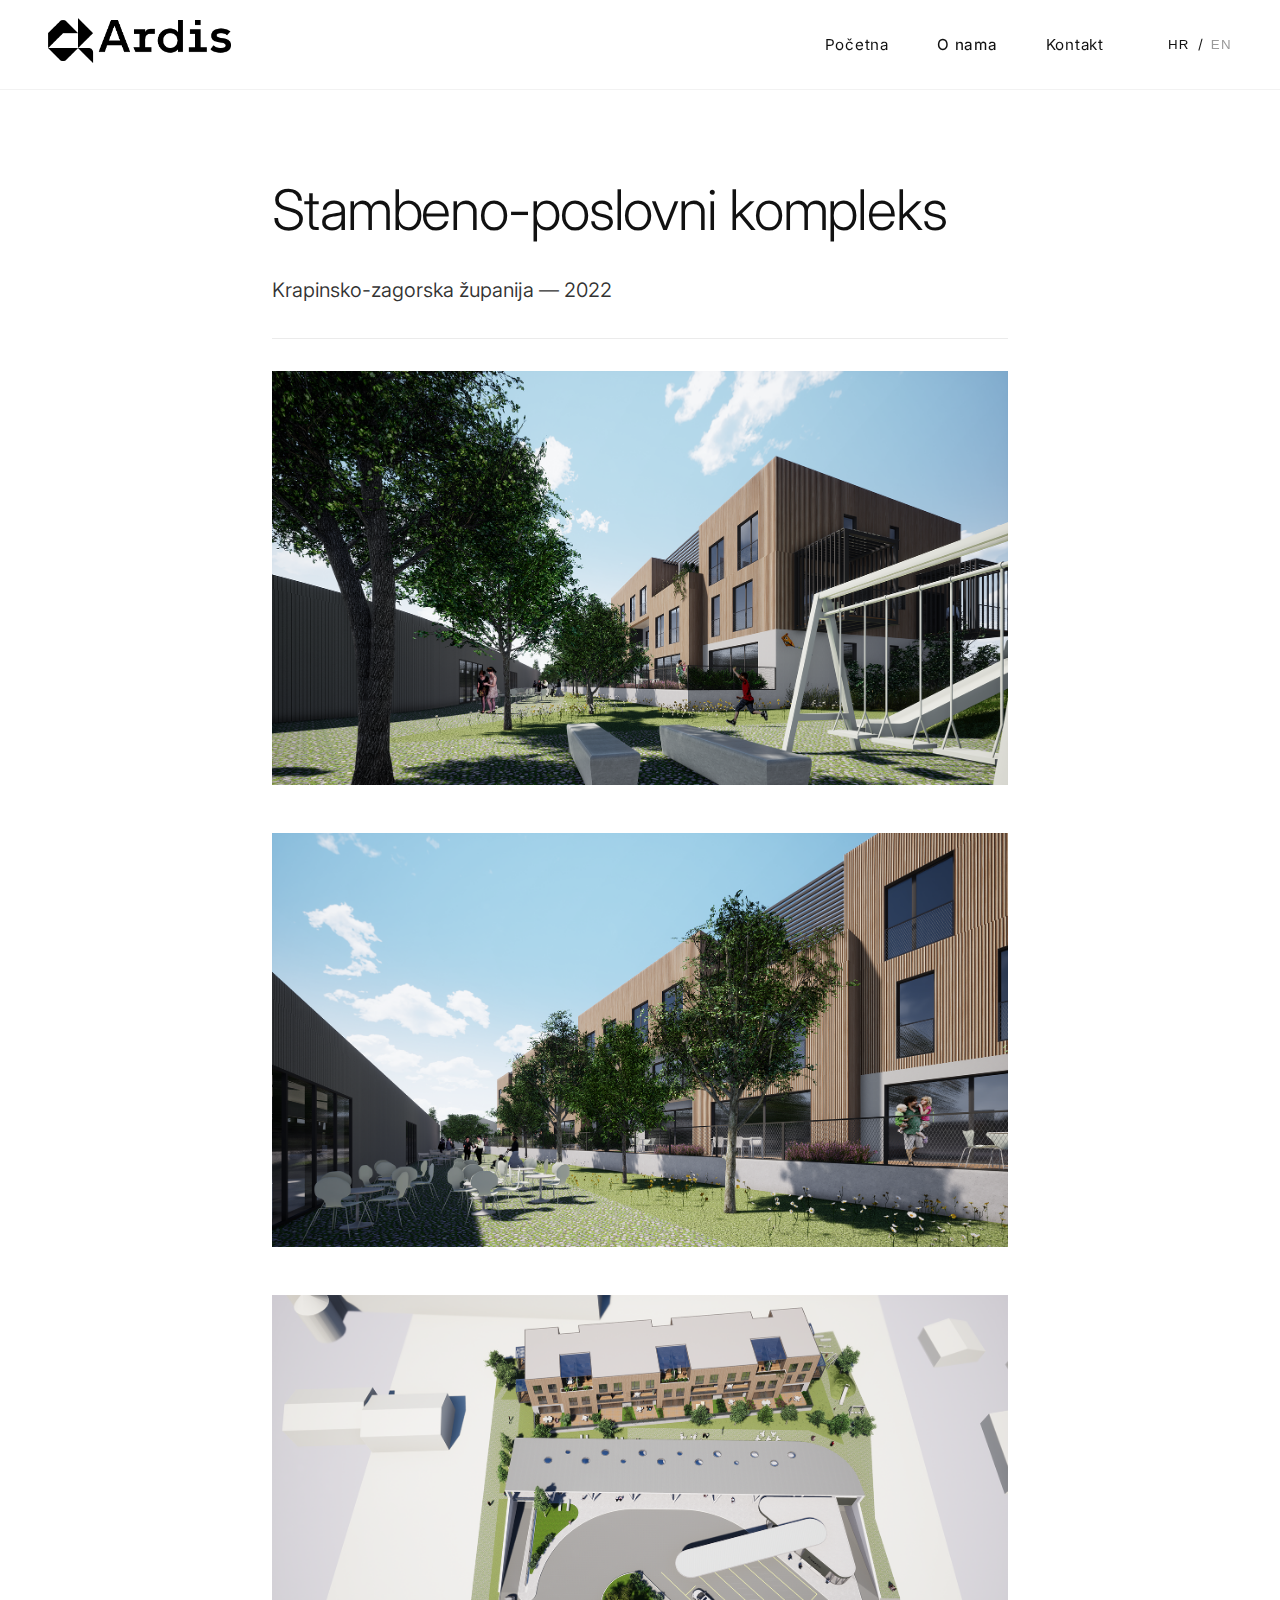
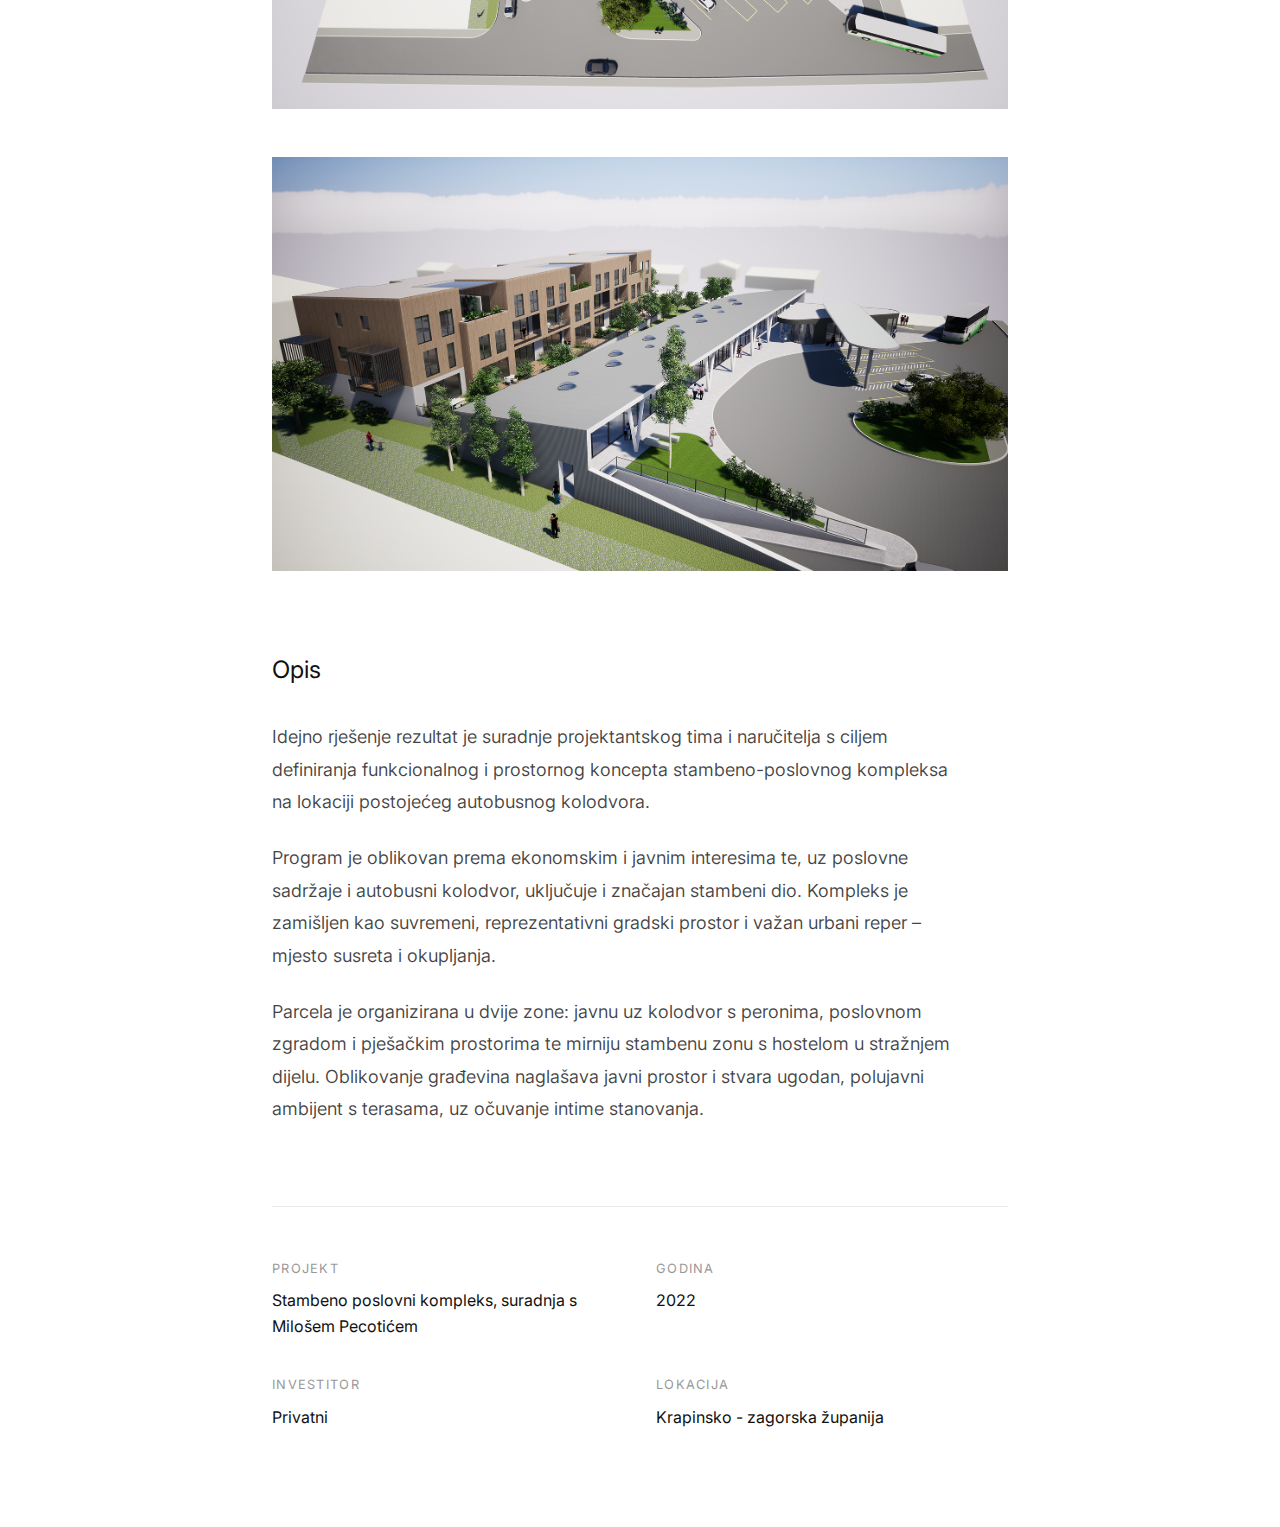
<file: project_three.html>
<!DOCTYPE html>
<html lang="hr">
<head>
    <meta charset="UTF-8">
    <meta name="viewport" content="width=device-width, initial-scale=1.0">
    <title>Ardis – Arhitektonski ured</title>
    <link rel="stylesheet" href="project.css">
</head>

<body>
    <header class="header header-fixed">
        <div class="logo">
            <a href="index.html" aria-label="Home">
                <img src="pics/Ardis_fin.png" alt="Ardis Logo">
            </a>
        </div>

        <button class="hamburger" aria-label="Menu">
            <span></span>
            <span></span>
            <span></span>
        </button>
        
        <div class="nav">
            <div class="nav-content">
                <ul class="nav-list">
                    <li><a href="index.html" data-key="home">Početna</a></li>
                    <li><a href="about.html" class="active" data-key="about">O nama</a></li>
                    <li><a href="contact.html" data-key="contact">Kontakt</a></li>
                </ul>
                
                <div class="lang-switch">
                    <button class="active" data-lang="hr">HR</button>
                    <span>/</span>
                    <button data-lang="en">EN</button>
                </div>
            </div>
        </div>
    </header>

    <main class="about-content">

        <section class="about-hero">
            <h1 data-key="complex-title">Stambeno-poslovni kompleks</h1>
            <p data-key="complex-subtitle">Krapinsko-zagorska županija — 2022</p>
        </section>

        <section class="project-gallery">
            <img src="pics/_St poslo kompleks P_2022 -/01_st_p.png" alt="Poslovni Kompleks">
            <img src="pics/_St poslo kompleks P_2022 -/02_st_p.png" alt="Poslovni Kompleks">
            <img src="pics/_St poslo kompleks P_2022 -/03_st_p.png" alt="Poslovni Kompleks">
            <img src="pics/_St poslo kompleks P_2022 -/04_st_p.png" alt="Poslovni Kompleks">
        </section>

        <section class="project-description">
            <h2 data-key="complex-description-title">Opis</h2>
            <p data-key="complex-description-1">
                Idejno rješenje rezultat je suradnje projektantskog tima i naručitelja s ciljem definiranja funkcionalnog i prostornog koncepta 
                stambeno-poslovnog kompleksa na lokaciji postojećeg autobusnog kolodvora.
            </p>

            <p data-key="complex-description-2">
                Program je oblikovan prema ekonomskim i javnim interesima te, uz poslovne sadržaje i autobusni kolodvor, uključuje i značajan stambeni dio. 
                Kompleks je zamišljen kao suvremeni, reprezentativni gradski prostor i važan urbani reper – mjesto susreta i okupljanja. 
            </p>
            
            <p data-key="complex-description-3">
                Parcela je organizirana u dvije zone: javnu uz kolodvor s peronima, poslovnom zgradom i pješačkim prostorima te mirniju stambenu zonu s hostelom u stražnjem dijelu. 
                Oblikovanje građevina naglašava javni prostor i stvara ugodan, polujavni ambijent s terasama, uz očuvanje intime stanovanja.
            </p>

        </section>

        <section class="project-info">
            <div>
                <span data-key="complex-label-project">Projekt</span>
                <p data-key="complex-label-project-type">Stambeno poslovni kompleks, suradnja s Milošem Pecotićem</p>
            </div>

            <div>
                <span data-key="complex-label-year">Godina</span>
                <p>2022</p>
            </div>

            <div>
                <span data-key="complex-label-investor">Investitor</span>
                <p data-key="complex-label-investor-type">Privatni</p>
            </div>

            <div>
                <span data-key="complex-label-location">Lokacija</span>
                <p>Krapinsko - zagorska županija</p>
            </div>
        </section>

    </main>

    <script src="script.js"></script>
    
</body>
</html>
</file>
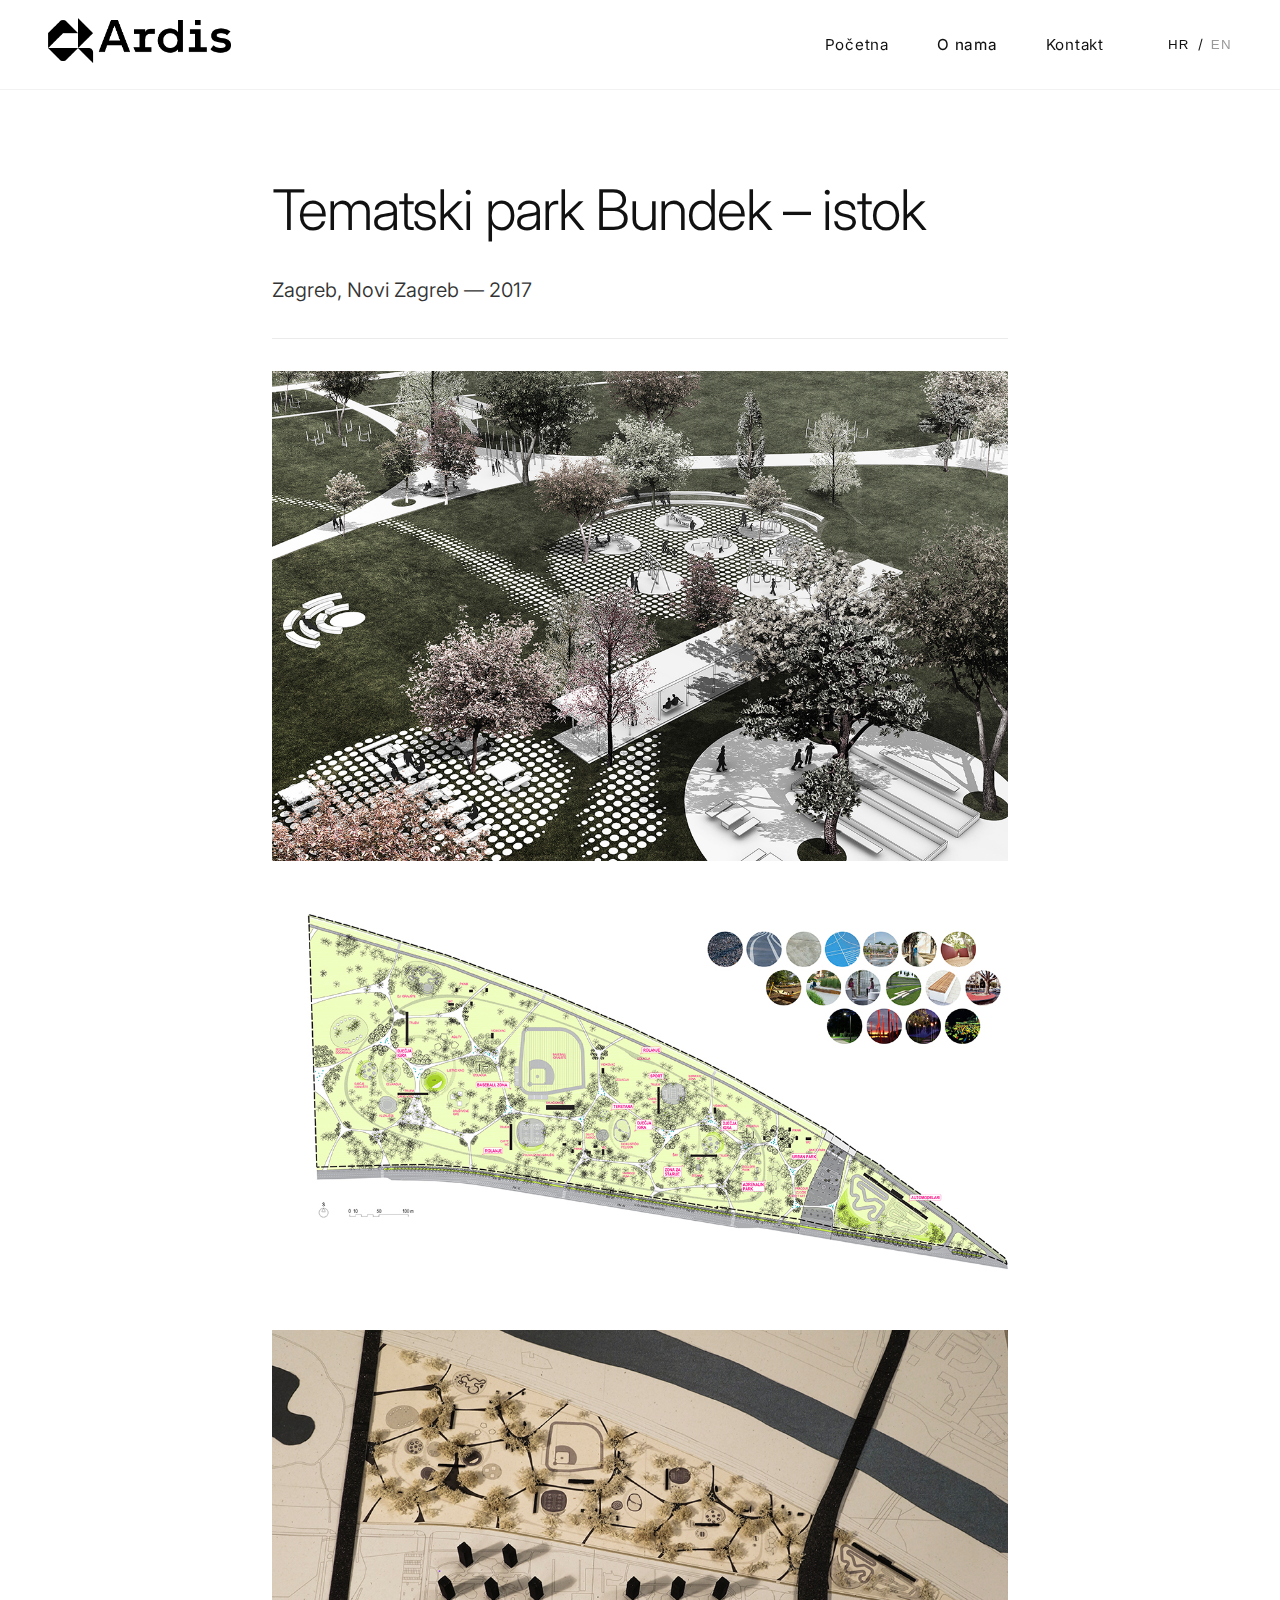
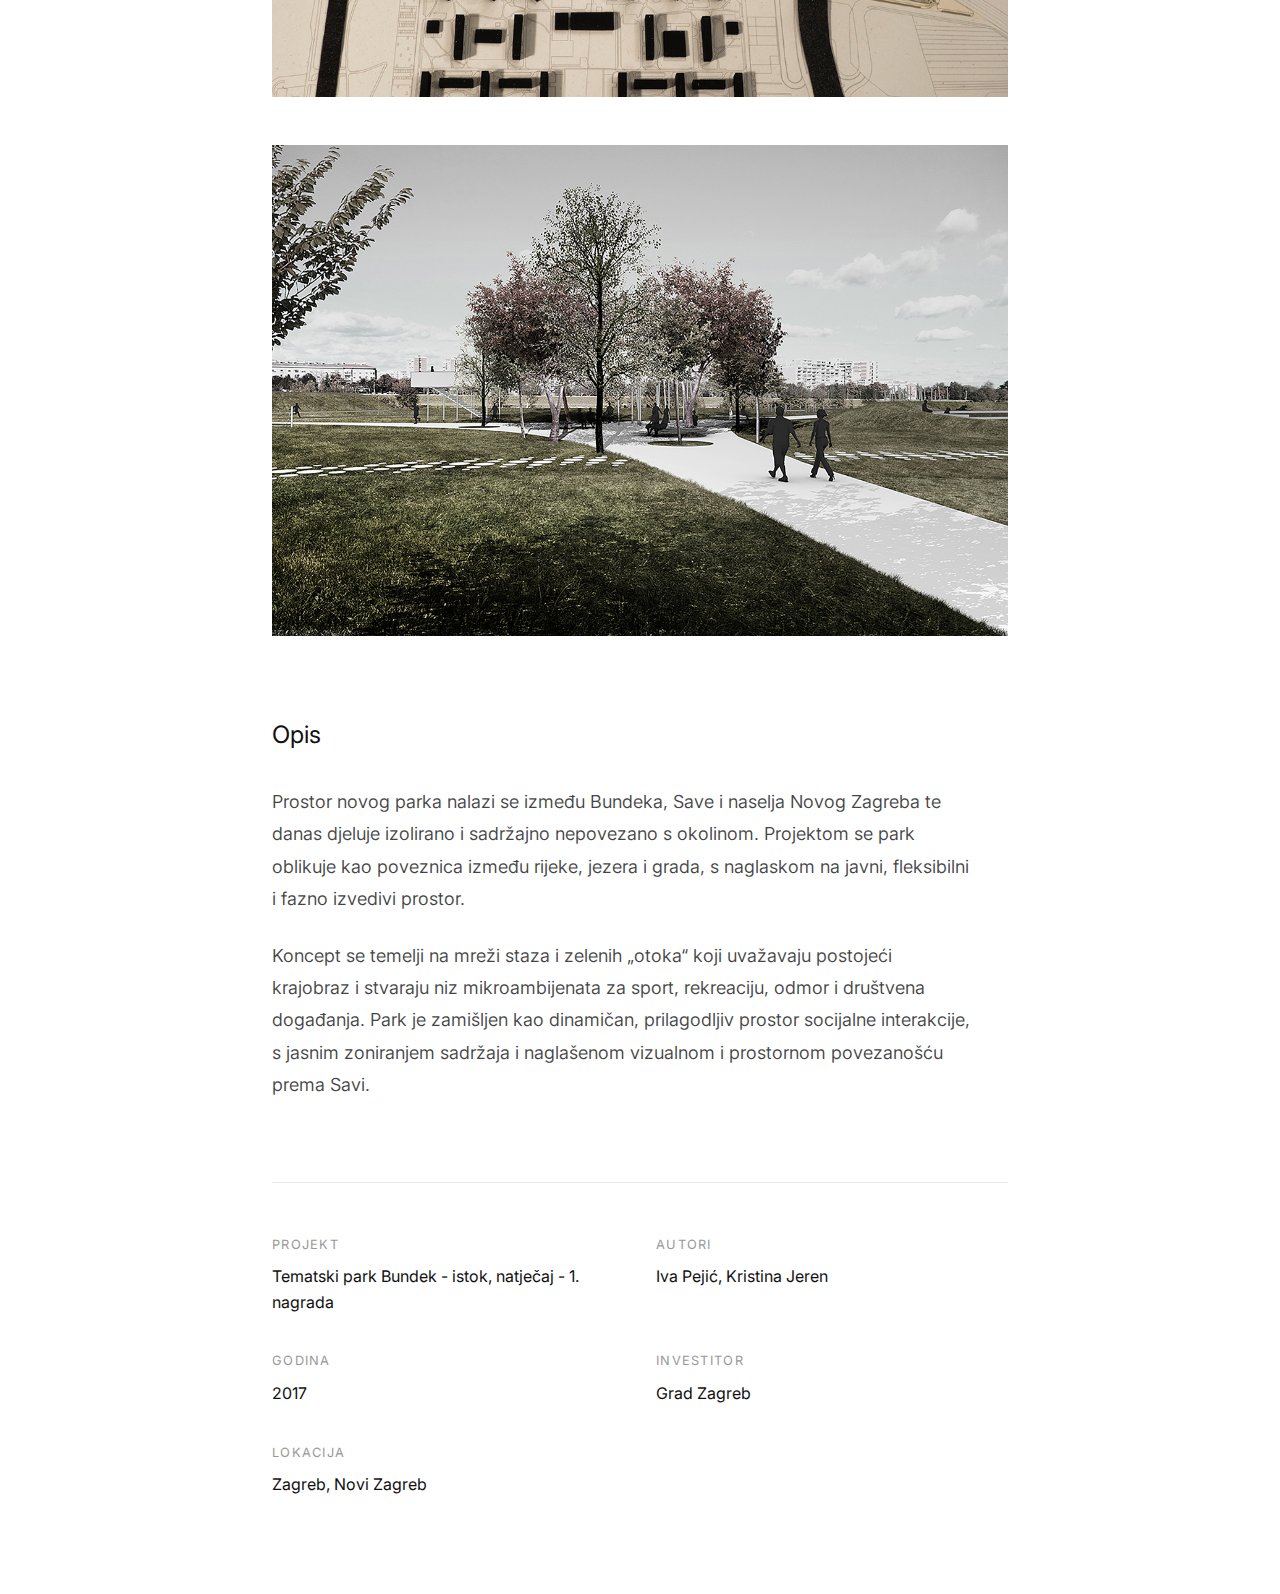
<file: project_two.html>
<!DOCTYPE html>
<html lang="hr">
<head>
    <meta charset="UTF-8">
    <meta name="viewport" content="width=device-width, initial-scale=1.0">
    <title>Ardis – Arhitektonski ured</title>
    <link rel="stylesheet" href="project.css">
</head>

<body>
    <header class="header header-fixed">
        <div class="logo">
            <a href="index.html" aria-label="Home">
                <img src="pics/Ardis_fin.png" alt="Ardis Logo">
            </a>
        </div>
        
        <button class="hamburger" aria-label="Menu">
            <span></span>
            <span></span>
            <span></span>
        </button>

        <div class="nav">
            <div class="nav-content">
                <ul class="nav-list">
                    <li><a href="index.html" data-key="home">Početna</a></li>
                    <li><a href="about.html" class="active" data-key="about">O nama</a></li>
                    <li><a href="contact.html" data-key="contact">Kontakt</a></li>
                </ul>
                
                <div class="lang-switch">
                    <button class="active" data-lang="hr">HR</button>
                    <span>/</span>
                    <button data-lang="en">EN</button>
                </div>
            </div>
        </div>
    </header>

    <main class="about-content">

        <section class="about-hero">
            <h1 data-key="bundek-title">Tematski park Bundek – istok</h1>
            <p data-key="bundek-subtitle">Zagreb, Novi Zagreb — 2017</p>
        </section>

        <section class="project-gallery">
            <img src="pics/Bundek_2017/PNG/03_B.png" alt="Park">
            <img src="pics/Bundek_2017/PNG/01_B.png" alt="Park">
            <img src="pics/Bundek_2017/PNG/02_B.png" alt="Park">
            <img src="pics/Bundek_2017/PNG/04_B.png" alt="Park">
        </section>

        <section class="project-description">
            <h2 data-key="bundek-description-title">Opis</h2>
            <p data-key="bundek-description-1">
                Prostor novog parka nalazi se između Bundeka, Save i naselja Novog Zagreba te danas djeluje izolirano i sadržajno nepovezano s okolinom. 
                Projektom se park oblikuje kao poveznica između rijeke, jezera i grada, s naglaskom na javni, fleksibilni i fazno izvedivi prostor. 
            </p>

            <p data-key="bundek-description-2">
                Koncept se temelji na mreži staza i zelenih „otoka“ koji uvažavaju postojeći krajobraz i stvaraju niz mikroambijenata za sport, rekreaciju, odmor i društvena događanja. 
                Park je zamišljen kao dinamičan, prilagodljiv prostor socijalne interakcije, s jasnim zoniranjem sadržaja i naglašenom vizualnom i prostornom povezanošću prema Savi.
            </p>

        </section>

        <section class="project-info">
            <div>
                <span data-key="bundek-label-project">Projekt</span>
                <p data-key="bundek-label-project-type">Tematski park Bundek - istok, natječaj  - 1. nagrada</p>
            </div>

            <div>
                <span data-key="bundek-label-authors">Autori</span>
                <p>Iva Pejić, Kristina Jeren</p>
            </div>

            <div>
                <span data-key="bundek-label-year">Godina</span>
                <p>2017</p>
            </div>

            <div>
                <span data-key="bundek-label-investor">Investitor</span>
                <p data-key="bundek-label-inestor-type">Grad Zagreb</p>
            </div>

            <div>
                <span data-key="bundek-label-location">Lokacija</span>
                <p>Zagreb, Novi Zagreb</p>
            </div>
        </section>

    </main>

    <script src="script.js"></script>
    
</body>
</html>
</file>
<file: style.css>
@import url('https://fonts.googleapis.com/css2?family=Inter:wght@300;400;500&display=swap');

* {
    margin: 0;
    padding: 0;
    box-sizing: border-box;
}

body {
    font-family: 'Inter', sans-serif;
    background-color: #ffffff;
    color: #111;
    opacity: 0;
    transform: translateY(10px);
    transition: opacity 0.8s ease, transform 0.8s ease;
}

body.loaded {
    opacity: 1;
    transform: translateY(0);
}

.header {
    height: 100vh;
    display: flex;
    justify-content: center;
    align-items: center;
}

.nav {
    display: flex;
    flex-direction: column;
    align-items: center;
    gap: 4rem;
}

.logo {
    position: absolute;
    top: 0;
    left: 0;
    padding: 2rem;
}

.logo img {
    height: 45px;
    width: auto;
    filter: brightness(0);
    transition: opacity 0.3s ease;
}

.logo img:hover {
    opacity: 0.7;
}

.nav-content {
    display: flex;
    align-items: center;
    gap: 4rem;
}

.nav-list {
    list-style: none;
    display: flex;
    gap: 3rem;
}

.nav-list a {
    text-decoration: none;
    color: #111;
    font-weight: 400;
    letter-spacing: 0.05em;
    font-size: 0.95rem;
    position: relative;
}

.nav-list a::after {
    content: '';
    position: absolute;
    left: 0;
    bottom: -6px;
    width: 0;
    height: 1px;
    background-color: #111;
    transition: width 0.3s ease;
}

.nav-list a:hover::after {
    width: 100%;
}

.lang-switch {
    display: flex;
    align-items: center;
    gap: 0.5rem;
    font-size: 0.85rem;
}

.lang-switch button {
    background: none;
    border: none;
    cursor: pointer;
    font-weight: 400;
    color: #999;
    letter-spacing: 0.1em;
    transition: color 0.3s ease;
}

.lang-switch button:hover {
    color: #555;
}

.lang-switch button.active {
    color: #111;
}

@media (max-width: 768px) {
    .nav-content {
        flex-direction: column;
        gap: 2rem;
    }
    
    .nav-list {
        flex-direction: column;
        align-items: center;
        gap: 1.5rem;
    }
    
    .logo img {
        height: 50px;
    }
}

.projects {
    padding: 6rem 4rem;
}

.projects-grid {
    display: grid;
    grid-template-columns: repeat(3, 1fr);
    gap: 2rem;
}

@media (max-width: 1024px) {
    .projects-grid {
        grid-template-columns: repeat(2, 1fr);
    }
}

@media (max-width: 640px) {
    .projects-grid {
        grid-template-columns: 1fr;
    }
}

.projects-grid img {
    width: 100%;
    height: 100%;
    object-fit: cover;
    filter: grayscale(100%);
    transition: filter 0.4s ease, transform 0.4s ease;
}

.projects-grid img:hover {
    filter: grayscale(0%);
    transform: scale(1.02);
}

.header.scrolled .nav-content {
    pointer-events: auto;
    background: rgba(255, 255, 255, 0.9);
    backdrop-filter: blur(6px);
    padding: 1rem 2rem;
    border-radius: 2rem;
}

.project-item {
    position: relative;
    overflow: hidden;
    margin: 0;
    line-height: 0;
}

.project-item img {
    width: 100%;
    height: 100%;
    object-fit: cover;
    filter: grayscale(100%);
    transition: filter 0.4s ease, transform 0.4s ease;
    display: block;
}

.project-item:hover img {
    filter: grayscale(0%);
    transform: scale(1.02);
}

.caption {
    position: absolute;
    bottom: 0;
    left: 0;
    right: 0;
    background: linear-gradient(to top, rgba(0, 0, 0, 0.7), transparent);
    color: white;
    padding: 1.5rem 1rem 1rem 1rem;
    transform: translateY(100%);
    transition: transform 0.4s ease;
    line-height: 1.2;
    pointer-events: none;
}

.project-item:hover .caption {
    transform: translateY(0);
}

.project-title {
    display: block;
    font-size: 1.5rem;
    font-weight: 500;
    letter-spacing: 0.03em;
    text-transform: lowercase;
    margin-bottom: 0.2rem;
}

.project-category {
    display: block;
    font-size: 0.9rem;
    font-weight: 300;
    letter-spacing: 0.05em;
    opacity: 0.9;
    text-transform: lowercase;
}

@media (max-width: 768px) {
    .project-title {
        font-size: 1.2rem;
    }
    
    .project-category {
        font-size: 0.8rem;
    }
}
</file>
<file: style_about.css>
@import url('https://fonts.googleapis.com/css2?family=Inter:wght@300;400;500;450&display=swap');

* {
    margin: 0;
    padding: 0;
    box-sizing: border-box;
}

body {
    font-family: 'Inter', sans-serif;
    background-color: #ffffff;
    color: #111;
    opacity: 0;
    transform: translateY(10px);
    transition: opacity 0.8s ease, transform 0.8s ease;
    line-height: 1.6;
}

body.loaded {
    opacity: 1;
    transform: translateY(0);
}

.header {
    display: flex;
    justify-content: space-between;
    align-items: center;
    transition: height 0.6s ease, padding 0.6s ease, background 0.6s ease;
    height: 90px;
    padding: 0 3rem;
    position: fixed;
    top: 0;
    left: 0;
    width: 100%;
    background: rgba(255, 255, 255, 0.95);
    backdrop-filter: blur(10px);
    z-index: 1000;
    border-bottom: 1px solid rgba(0, 0, 0, 0.05);
}

.logo {
    display: flex;
    align-items: center;
}

.logo img {
    height: 45px;
    width: auto;
    filter: brightness(0);
    transition: opacity 0.3s ease;
}

.logo img:hover {
    opacity: 0.7;
}

.nav-content {
    display: flex;
    align-items: center;
    gap: 4rem;
}

.nav-list {
    list-style: none;
    display: flex;
    gap: 3rem;
}

.nav-list a {
    text-decoration: none;
    color: #111;
    font-weight: 400;
    letter-spacing: 0.05em;
    font-size: 0.95rem;
    position: relative;
    transition: color 0.3s ease;
}

.nav-list a:hover {
    color: #555;
}

.nav-list a::after {
    content: '';
    position: absolute;
    left: 0;
    bottom: -6px;
    width: 0;
    height: 1px;
    background-color: #111;
    transition: width 0.3s ease;
}

.nav-list a:hover::after {
    width: 100%;
}

.nav-list a.active {
    color: #111;
    font-weight: 450;
}

.lang-switch {
    display: flex;
    align-items: center;
    gap: 0.5rem;
    font-size: 0.85rem;
}

.lang-switch button {
    background: none;
    border: none;
    cursor: pointer;
    font-weight: 400;
    color: #999;
    letter-spacing: 0.1em;
    transition: color 0.3s ease;
}

.lang-switch button:hover {
    color: #555;
}

.lang-switch button.active {
    color: #111;
    font-weight: 450;
}

.about-content {
    max-width: 800px;
    margin: 0 auto;
    padding: 180px 2rem 6rem 2rem;
}

.about-hero {
    margin-bottom: 2rem;
    padding-bottom: 2rem;
    border-bottom: 1px solid rgba(0, 0, 0, 0.08);
}

.about-hero h1 {
    font-size: 3.5rem;
    font-weight: 300;
    letter-spacing: -0.02em;
    line-height: 1.1;
    margin-bottom: 2rem;
    color: #111;
}

.about-hero p {
    font-size: 1.25rem;
    font-weight: 350;
    color: #333;
    max-width: 600px;
    line-height: 1.6;
    }

.about-text {
    display: flex;
    flex-direction: column;
    gap: 2.5rem;
}

.about-text p {
    font-size: 1.125rem;
    font-weight: 350;
    color: #444;
    line-height: 1.8;
    max-width: 700px;
}

@media (max-width: 768px) {
    .header {
        padding: 0 1.5rem;
        height: 80px;
    }
    
    .nav-content {
        gap: 2rem;
    }
    
    .nav-list {
        gap: 1.5rem;
    }
    
    .logo img {
        height: 35px;
    }
    
    .about-content {
        padding: 140px 1.5rem 4rem 1.5rem;
    }
    
    .about-hero h1 {
        font-size: 2.5rem;
    }
    
    .about-hero p {
        font-size: 1.125rem;
    }
    
    .about-text p {
        font-size: 1rem;
    }
}

@media (max-width: 640px) {
    .header {
        padding: 0 1rem;
    }
    
    .nav-content {
        gap: 1rem;
    }
    
    .nav-list {
        gap: 1rem;
        flex-wrap: wrap;
        justify-content: center;
    }
    
    .about-content {
        padding: 120px 1rem 3rem 1rem;
    }
    
    .about-hero h1 {
        font-size: 2rem;
    }
    
    .about-hero p {
        font-size: 1rem;
    }
}

.hamburger {
    display: none;
    flex-direction: column;
    justify-content: space-between;
    width: 30px;
    height: 20px;
    background: transparent;
    border: none;
    cursor: pointer;
    padding: 0;
    z-index: 1001;
}

.hamburger span {
    width: 100%;
    height: 2px;
    background-color: #111;
    transition: all 0.3s ease;
}

.hamburger.active span:first-child {
    transform: rotate(45deg) translate(6px, 6px);
}

.hamburger.active span:nth-child(2) {
    opacity: 0;
}

.hamburger.active span:last-child {
    transform: rotate(-45deg) translate(6px, -6px);
}

@media (max-width: 480px) {
    .header {
        padding: 0 1rem;
    }
    
    .hamburger {
        display: flex;
    }
    
    .nav {
        position: fixed;
        top: 0;
        right: -100%;
        width: 100%;
        height: 100vh;
        background: rgba(255, 255, 255, 0.98);
        backdrop-filter: blur(10px);
        display: flex;
        justify-content: center;
        align-items: center;
        transition: right 0.6s ease;
        z-index: 1000;
    }
    
    .nav.active {
        right: 0;
    }
    
    .nav-content {
        flex-direction: column;
        gap: 3rem;
        text-align: center;
    }
    
    .nav-list {
        flex-direction: column;
        gap: 2rem;
    }
    
  .nav-list a.active {
        font-weight: 500;      
        font-size: 1.5rem; 
        color: #111;
        letter-spacing: 0.03em;
    }
    
    .lang-switch {
        gap: 1rem;
    }
    
    .lang-switch button {
        font-size: 1.2rem;
    }
    
    .nav-list a::after {
        bottom: -8px;
    }
    
    .about-content {
        padding: 120px 1rem 3rem 1rem;
    }
    
    .about-hero h1 {
        font-size: 2rem;
    }
    
    .about-hero p {
        font-size: 1rem;
    }
    
    body.menu-open {
        overflow: hidden;
    }
}
</file>
<file: style_contact.css>
@import url('https://fonts.googleapis.com/css2?family=Inter:wght@300;400;500;450&display=swap');

* {
    margin: 0;
    padding: 0;
    box-sizing: border-box;
}

body {
    font-family: 'Inter', sans-serif;
    background-color: #ffffff;
    color: #111;
    opacity: 0;
    transform: translateY(10px);
    transition: opacity 0.8s ease, transform 0.8s ease;
    line-height: 1.6;
}

body.loaded {
    opacity: 1;
    transform: translateY(0);
}

.header {
    display: flex;
    justify-content: space-between;
    align-items: center;
    transition: height 0.6s ease, padding 0.6s ease, background 0.6s ease;
    height: 90px;
    padding: 0 3rem;
    position: fixed;
    top: 0;
    left: 0;
    width: 100%;
    background: rgba(255, 255, 255, 0.95);
    backdrop-filter: blur(10px);
    z-index: 1000;
    border-bottom: 1px solid rgba(0, 0, 0, 0.05);
}

.logo {
    display: flex;
    align-items: center;
}

.logo img {
    height: 45px;
    width: auto;
    filter: brightness(0);
    transition: opacity 0.3s ease;
}

.logo img:hover {
    opacity: 0.7;
}

.nav-content {
    display: flex;
    align-items: center;
    gap: 4rem;
}

.nav-list {
    list-style: none;
    display: flex;
    gap: 3rem;
}

.nav-list a {
    text-decoration: none;
    color: #111;
    font-weight: 400;
    letter-spacing: 0.05em;
    font-size: 0.95rem;
    position: relative;
    transition: color 0.3s ease;
}

.nav-list a:hover {
    color: #555;
}

.nav-list a::after {
    content: '';
    position: absolute;
    left: 0;
    bottom: -6px;
    width: 0;
    height: 1px;
    background-color: #111;
    transition: width 0.3s ease;
}

.nav-list a:hover::after {
    width: 100%;
}

.nav-list a.active {
    color: #111;
    font-weight: 450;
}

.lang-switch {
    display: flex;
    align-items: center;
    gap: 0.5rem;
    font-size: 0.85rem;
}

.lang-switch button {
    background: none;
    border: none;
    cursor: pointer;
    font-weight: 400;
    color: #999;
    letter-spacing: 0.1em;
    transition: color 0.3s ease;
}

.lang-switch button:hover {
    color: #555;
}

.lang-switch button.active {
    color: #111;
    font-weight: 450;
}

.contact-content {
    max-width: 800px;
    margin: 0 auto;
    padding: 180px 2rem 6rem 2rem;
}

.contact-hero {
    margin-bottom: 4rem;
    padding-bottom: 2rem;
    border-bottom: 1px solid rgba(0, 0, 0, 0.08);
}

.contact-hero h1 {
    font-size: 3.5rem;
    font-weight: 300;
    margin-bottom: 2rem;
    letter-spacing: -0.02em;
}

.contact-hero p {
    font-size: 1.125rem;
    font-weight: 350;
    color: #444;
    line-height: 1.8;
    max-width: 700px;
}

.contact-info {
    display: flex;
    flex-direction: column;
    gap: 3rem;
}

.info-block span {
    display: block;
    font-size: 0.85rem;
    letter-spacing: 0.1em;
    color: #777;
    margin-bottom: 0.5rem;
}

.info-block p {
    white-space: pre-line;
}


@media (max-width: 768px) {
    .header {
        padding: 0 1.5rem;
        height: 80px;
    }
    
    .nav-content {
        gap: 2rem;
    }
    
    .nav-list {
        gap: 1.5rem;
    }
    
    .logo img {
        height: 35px;
    }
    
    .about-content {
        padding: 140px 1.5rem 4rem 1.5rem;
    }
    
    .about-hero h1 {
        font-size: 2.5rem;
    }
    
    .about-hero p {
        font-size: 1.125rem;
    }
    
    .about-text p {
        font-size: 1rem;
    }
}

@media (max-width: 640px) {
    .header {
        padding: 0 1rem;
    }
    
    .nav-content {
        gap: 1rem;
    }
    
    .nav-list {
        gap: 1rem;
        flex-wrap: wrap;
        justify-content: center;
    }
    
    .about-content {
        padding: 120px 1rem 3rem 1rem;
    }
    
    .about-hero h1 {
        font-size: 2rem;
    }
    
    .about-hero p {
        font-size: 1rem;
    }
}

.hamburger {
    display: none;
    flex-direction: column;
    justify-content: space-between;
    width: 30px;
    height: 20px;
    background: transparent;
    border: none;
    cursor: pointer;
    padding: 0;
    z-index: 1001;
}

.hamburger span {
    width: 100%;
    height: 2px;
    background-color: #111;
    transition: all 0.3s ease;
}

.hamburger.active span:first-child {
    transform: rotate(45deg) translate(6px, 6px);
}

.hamburger.active span:nth-child(2) {
    opacity: 0;
}

.hamburger.active span:last-child {
    transform: rotate(-45deg) translate(6px, -6px);
}

@media (max-width: 480px) {
    .header {
        padding: 0 1rem;
    }
    
    .hamburger {
        display: flex;
    }
    
    .nav {
        position: fixed;
        top: 0;
        right: -100%;
        width: 100%;
        height: 100vh;
        background: rgba(255, 255, 255, 0.98);
        backdrop-filter: blur(10px);
        display: flex;
        justify-content: center;
        align-items: center;
        transition: right 0.6s ease;
        z-index: 1000;
    }
    
    .nav.active {
        right: 0;
    }
    
    .nav-content {
        flex-direction: column;
        gap: 3rem;
        text-align: center;
    }
    
    .nav-list {
        flex-direction: column;
        gap: 2rem;
    }
    
    .nav-list a,
    .nav-list a.active {
        font-weight: 400;      
        font-size: 0.95rem; 
        color: #111;
        letter-spacing: 0.05em;
        text-decoration: none;
    }

    .nav-list a:hover,
    .nav-list a.active:hover {
        color: #555;
    }

    .nav-list a:hover::after {
        width: 100%;
    }

    .lang-switch {
        gap: 1rem;
    }
    
    .lang-switch button {
        font-size: 0.95rem;
    }
    
    .nav-list a::after {
        bottom: -8px;
    }
    
    .about-content {
        padding: 120px 1rem 3rem 1rem;
    }
    
    .about-hero h1 {
        font-size: 2rem;
    }
    
    .about-hero p {
        font-size: 1rem;
    }
    
    body.menu-open {
        overflow: hidden;
    }
}
</file>
<file: project.css>
@import url('https://fonts.googleapis.com/css2?family=Inter:wght@300;400;500;450&display=swap');

* {
    margin: 0;
    padding: 0;
    box-sizing: border-box;
}

body {
    font-family: 'Inter', sans-serif;
    background-color: #ffffff;
    color: #111;
    opacity: 0;
    transform: translateY(10px);
    transition: opacity 0.8s ease, transform 0.8s ease;
    line-height: 1.6;
}

body.loaded {
    opacity: 1;
    transform: translateY(0);
}

.header {
    display: flex;
    justify-content: space-between;
    align-items: center;
    transition: height 0.6s ease, padding 0.6s ease, background 0.6s ease;
    height: 90px;
    padding: 0 3rem;
    position: fixed;
    top: 0;
    left: 0;
    width: 100%;
    background: rgba(255, 255, 255, 0.95);
    backdrop-filter: blur(10px);
    z-index: 1000;
    border-bottom: 1px solid rgba(0, 0, 0, 0.05);
}

.logo {
    display: flex;
    align-items: center;
}

.logo img {
    height: 45px;
    width: auto;
    filter: brightness(0);
    transition: opacity 0.3s ease;
}

.logo img:hover {
    opacity: 0.7;
}

.nav-content {
    display: flex;
    align-items: center;
    gap: 4rem;
}

.nav-list {
    list-style: none;
    display: flex;
    gap: 3rem;
}

.nav-list a {
    text-decoration: none;
    color: #111;
    font-weight: 400;
    letter-spacing: 0.05em;
    font-size: 0.95rem;
    position: relative;
    transition: color 0.3s ease;
}

.nav-list a:hover {
    color: #555;
}

.nav-list a::after {
    content: '';
    position: absolute;
    left: 0;
    bottom: -6px;
    width: 0;
    height: 1px;
    background-color: #111;
    transition: width 0.3s ease;
}

.nav-list a:hover::after {
    width: 100%;
}

.nav-list a.active {
    color: #111;
    font-weight: 450;
}

.lang-switch {
    display: flex;
    align-items: center;
    gap: 0.5rem;
    font-size: 0.85rem;
}

.lang-switch button {
    background: none;
    border: none;
    cursor: pointer;
    font-weight: 400;
    color: #999;
    letter-spacing: 0.1em;
    transition: color 0.3s ease;
}

.lang-switch button:hover {
    color: #555;
}

.lang-switch button.active {
    color: #111;
    font-weight: 450;
}

.about-content {
    max-width: 800px;
    margin: 0 auto;
    padding: 180px 2rem 6rem 2rem;
}

.about-hero {
    margin-bottom: 2rem;
    padding-bottom: 2rem;
    border-bottom: 1px solid rgba(0, 0, 0, 0.08);
}

.about-hero h1 {
    font-size: 3.5rem;
    font-weight: 300;
    letter-spacing: -0.02em;
    line-height: 1.1;
    margin-bottom: 2rem;
    color: #111;
}

.about-hero p {
    font-size: 1.25rem;
    font-weight: 350;
    color: #333;
    max-width: 600px;
    line-height: 1.6;
    }

.about-text {
    display: flex;
    flex-direction: column;
    gap: 2.5rem;
}

.about-text p {
    font-size: 1.125rem;
    font-weight: 350;
    color: #444;
    line-height: 1.8;
    max-width: 700px;
}

@media (max-width: 768px) {
    .header {
        padding: 0 1.5rem;
        height: 80px;
    }
    
    .nav-content {
        gap: 2rem;
    }
    
    .nav-list {
        gap: 1.5rem;
    }
    
    .logo img {
        height: 35px;
    }
    
    .about-content {
        padding: 140px 1.5rem 4rem 1.5rem;
    }
    
    .about-hero h1 {
        font-size: 2.5rem;
    }
    
    .about-hero p {
        font-size: 1.125rem;
    }
    
    .about-text p {
        font-size: 1rem;
    }
}

@media (max-width: 640px) {
    .header {
        padding: 0 1rem;
    }
    
    .nav-content {
        gap: 1rem;
    }
    
    .nav-list {
        gap: 1rem;
        flex-wrap: wrap;
        justify-content: center;
    }
    
    .about-content {
        padding: 120px 1rem 3rem 1rem;
    }
    
    .about-hero h1 {
        font-size: 2rem;
    }
    
    .about-hero p {
        font-size: 1rem;
    }
}
.project-gallery {
    display: flex;
    flex-direction: column;
    gap: 3rem;
    margin-bottom: 5rem;
}

.project-gallery img {
    width: 100%;
    height: auto;
    display: block;
}

.project-description {
    margin-bottom: 5rem;
}

.project-description h2 {
    font-size: 1.5rem;
    font-weight: 400;
    margin-bottom: 2rem;
}

.project-description p {
    font-size: 1.125rem;
    font-weight: 350;
    color: #444;
    line-height: 1.8;
    margin-bottom: 1.5rem;
    max-width: 700px;
}

.project-info {
    border-top: 1px solid rgba(0,0,0,0.08);
    padding-top: 3rem;
    display: grid;
    grid-template-columns: repeat(2, 1fr);
    gap: 2rem;
}

.project-info span {
    font-size: 0.8rem;
    letter-spacing: 0.1em;
    text-transform: uppercase;
    color: #999;
}

.project-info p {
    font-size: 1rem;
    font-weight: 400;
    margin-top: 0.5rem;
}

@media (max-width: 768px) {
    .project-info {
        grid-template-columns: 1fr;
    }
}


.hamburger {
    display: none;
    flex-direction: column;
    justify-content: space-between;
    width: 30px;
    height: 20px;
    background: transparent;
    border: none;
    cursor: pointer;
    padding: 0;
    z-index: 1001;
}

.hamburger span {
    width: 100%;
    height: 2px;
    background-color: #111;
    transition: all 0.3s ease;
}

.hamburger.active span:first-child {
    transform: rotate(45deg) translate(6px, 6px);
}

.hamburger.active span:nth-child(2) {
    opacity: 0;
}

.hamburger.active span:last-child {
    transform: rotate(-45deg) translate(6px, -6px);
}

@media (max-width: 480px) {
    .header {
        padding: 0 1rem;
    }
    
    .hamburger {
        display: flex;
    }
    
    .nav {
        position: fixed;
        top: 0;
        right: -100%;
        width: 100%;
        height: 100vh;
        background: rgba(255, 255, 255, 0.98);
        backdrop-filter: blur(10px);
        display: flex;
        justify-content: center;
        align-items: center;
        transition: right 0.6s ease;
        z-index: 1000;
    }
    
    .nav.active {
        right: 0;
    }
    
    .nav-content {
        flex-direction: column;
        gap: 1.5rem;
        text-align: center;
    }
    
    .nav-list {
        flex-direction: column;
        gap: 1rem;
    }
    
    .nav-list a {
        text-decoration: none;
        color: #111;
        font-weight: 400;
        letter-spacing: 0.05em;
        font-size: 0.95rem;
        position: relative;
    }

 .nav-list a::after {
        content: '';
        position: absolute;
        left: 0;
        bottom: -6px;
        width: 0;
        height: 1px;
        background-color: #111;
        transition: width 0.3s ease;
    }
    
    .nav-list a:hover::after {
        width: 100%;
    }

    .lang-switch {
        gap: 0.5rem;
    }
    
.lang-switch button {
        font-size: 0.85rem;
        font-weight: 400;
        color: #999;
        letter-spacing: 0.1em;
    }
    
    .lang-switch button.active {
        color: #111;
    }
    .nav-list a::after {
        bottom: -8px;
    }
    
    .about-content {
        padding: 120px 1rem 3rem 1rem;
    }
    
    .about-hero h1 {
        font-size: 2rem;
    }
    
    .about-hero p {
        font-size: 1rem;
    }
    
    body.menu-open {
        overflow: hidden;
    }
}

@media (max-width: 480px) {
    .header {
        padding: 0 1rem;
    }
    
    .hamburger {
        display: flex;
    }
    
    .nav {
        position: fixed;
        top: 0;
        right: -100%;
        width: 100%;
        height: 100vh;
        background: rgba(255, 255, 255, 0.98);
        backdrop-filter: blur(10px);
        display: flex;
        justify-content: center;
        align-items: center;
        transition: right 0.6s ease;
        z-index: 1000;
    }
    
    .nav.active {
        right: 0;
    }
    
    .nav-content {
        flex-direction: column;
        gap: 3rem;
        text-align: center;
    }
    
    .nav-list {
        flex-direction: column;
        gap: 2rem;
    }
    
    .nav-list a,
    .nav-list a.active {
        font-weight: 400;      
        font-size: 0.95rem; 
        color: #111;
        letter-spacing: 0.05em;
        text-decoration: none;
    }

    .nav-list a:hover,
    .nav-list a.active:hover {
        color: #555;
    }

    .nav-list a:hover::after {
        width: 100%;
    }

    .lang-switch {
        gap: 1rem;
    }
    
    .lang-switch button {
        font-size: 0.95rem;
    }
    
    .nav-list a::after {
        bottom: -8px;
    }
    
    .about-content {
        padding: 120px 1rem 3rem 1rem;
    }
    
    .about-hero h1 {
        font-size: 2rem;
    }
    
    .about-hero p {
        font-size: 1rem;
    }
    
    body.menu-open {
        overflow: hidden;
    }
}
</file>
